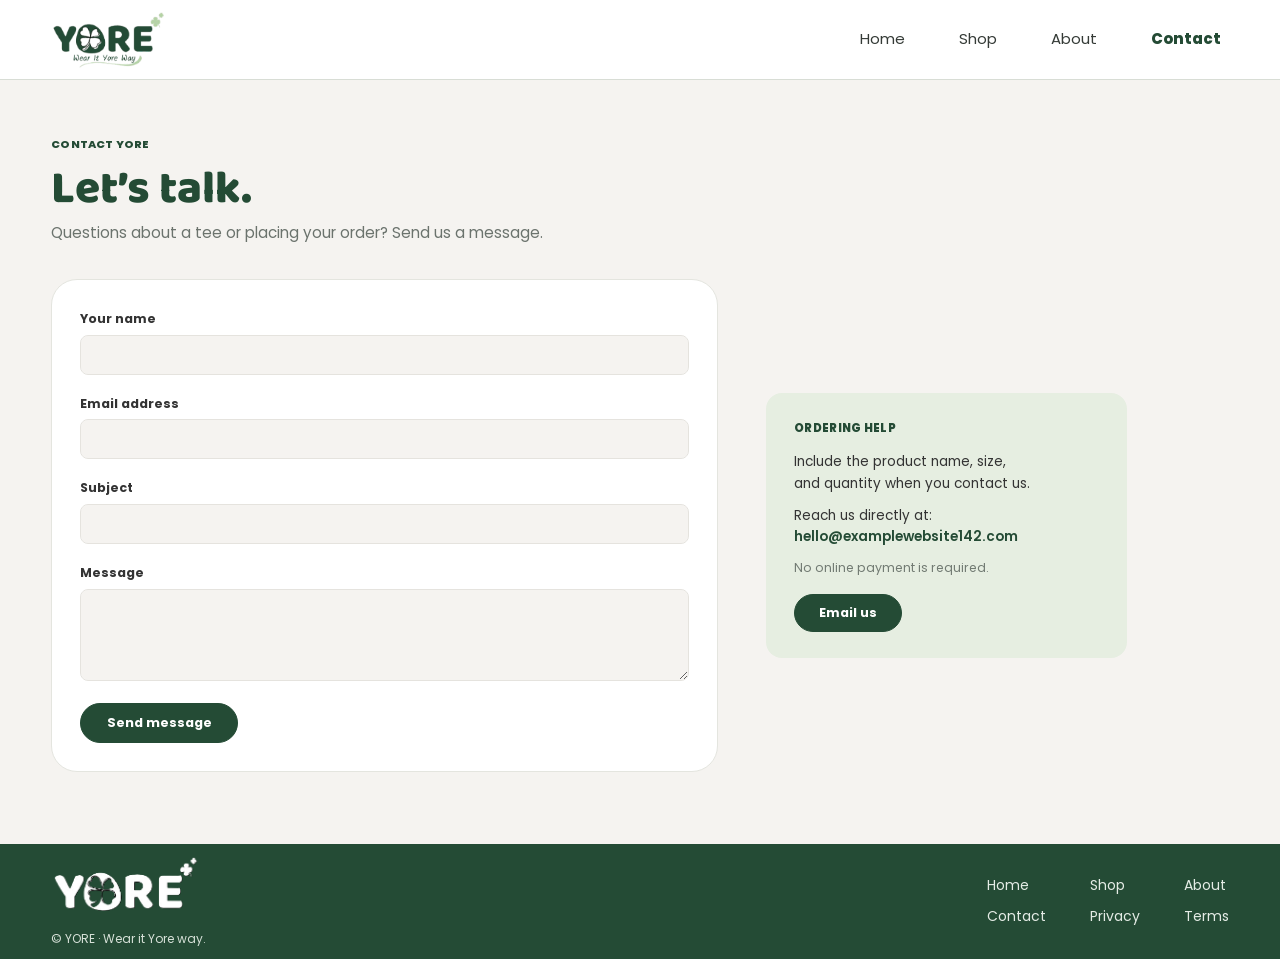
<file: Contact/contact.html>
<!DOCTYPE html>
<html lang="en">
<head>
  <meta charset="UTF-8">
  <meta name="viewport" content="width=device-width, initial-scale=1">
  <meta name="description" content="Contact YORE with questions about a tee or placing your order.">
  <title>YORE | Contact</title>

  <link href="https://cdn.jsdelivr.net/npm/bootstrap@5.3.3/dist/css/bootstrap.min.css" rel="stylesheet">

  <link rel="preconnect" href="https://fonts.googleapis.com">
  <link rel="preconnect" href="https://fonts.gstatic.com" crossorigin>
  <link href="https://fonts.googleapis.com/css2?family=Baloo+2:wght@400;500;600;700;800&family=Poppins:wght@400;500;600;700;800&family=Kalam:wght@300;400;700&display=swap" rel="stylesheet">

  <link rel="stylesheet" href="contact.css">
</head>
<body>

  <header class="site-header sticky-top">
    <nav class="navbar navbar-expand-md" aria-label="Main navigation">
      <div class="container">
        <a class="navbar-brand" href="../index.html" aria-label="YORE home">
          <img src="images/yore-logo.png" alt="YORE - Wear It Yore Way">
        </a>

        <button class="navbar-toggler" type="button"
                data-bs-toggle="offcanvas" data-bs-target="#mainNav"
                aria-controls="mainNav" aria-label="Open navigation menu">
          <span class="navbar-toggler-icon"></span>
        </button>

        <div class="offcanvas offcanvas-end" tabindex="-1" id="mainNav" aria-label="Site menu">
          <div class="offcanvas-header">
            <a class="navbar-brand" href="../index.html" aria-label="YORE home">
              <img src="images/yore-logo.png" alt="YORE - Wear It Your Way">
            </a>
            <button type="button" class="btn-close" data-bs-dismiss="offcanvas"
                    aria-label="Close navigation menu"></button>
          </div>

          <div class="offcanvas-body">
            <ul class="navbar-nav ms-md-auto">
              <li class="nav-item"><a class="nav-link" href="../index.html">Home</a></li>
              <li class="nav-item"><a class="nav-link" href="../dont-be-late/dont-be-late-tee.html">Shop</a></li>
              <li class="nav-item"><a class="nav-link" href="../index.html#about">About</a></li>
              <li class="nav-item"><a class="nav-link active" aria-current="page" href="../Contact/contact.html">Contact</a></li>
            </ul>
            <p class="drawer-tagline d-md-none">WEAR IT YORE WAY</p>
          </div>
        </div>
      </div>
    </nav>
  </header>

  <main>
    <div class="contact-page container">

      <header class="contact-intro">
        <p class="contact-eyebrow">CONTACT YORE</p>
        <h1 class="contact-title">Let’s talk.</h1>
        <p class="contact-subtitle">Questions about a tee or placing your order? Send us a message.</p>
      </header>

      <div class="row g-4 g-xl-5 align-items-center">

        <!-- Contact form -->
        <div class="col-lg-7">
          <div class="contact-card">
            <form id="contactForm" novalidate>
              <div class="mb-3">
                <label for="fullName" class="form-label">Your name</label>
                <input type="text" class="form-control" id="fullName" name="fullName"
                       autocomplete="name" required>
                <div class="invalid-feedback">Please enter your name.</div>
              </div>

              <div class="mb-3">
                <label for="email" class="form-label">Email address</label>
                <input type="email" class="form-control" id="email" name="email"
                       autocomplete="email" required>
                <div class="invalid-feedback">Please enter a valid email address.</div>
              </div>

              <div class="mb-3">
                <label for="subject" class="form-label">Subject</label>
                <input type="text" class="form-control" id="subject" name="subject" required>
                <div class="invalid-feedback">Please add a subject.</div>
              </div>

              <div class="mb-3">
                <label for="message" class="form-label">Message</label>
                <textarea class="form-control" id="message" name="message" rows="3" required></textarea>
                <div class="invalid-feedback">Please write a message.</div>
              </div>

              <button type="submit" class="btn btn-yore btn-yore-dark rounded-pill">Send message</button>
            </form>
          </div>
        </div>

        <div class="col-lg-5 col-xl-4">
          <aside class="help-panel" aria-labelledby="help-title">
            <p class="help-eyebrow" id="help-title">ORDERING HELP</p>
            <p>Include the product name, size,<br>and quantity when you contact us.</p>
            <p>Reach us directly at:
              <a class="help-email" href="mailto:hello@examplewebsite142.com">hello@examplewebsite142.com</a>
            </p>
            <p class="help-note">No online payment is required.</p>
            <a class="btn btn-yore btn-yore-dark rounded-pill" id="helpEmailButton"
               href="mailto:hello@examplewebsite142.com?subject=Order%20Inquiry%20-%20YORE&body=Hello%20YORE%2C%0A%0AProduct%3A%20%0ASize%3A%20%0AQuantity%3A%20%0A%0AThank%20you!">Email us</a>
          </aside>
        </div>

      </div>
    </div>
  </main>

  <div class="modal fade" id="sentModal" tabindex="-1"
       aria-labelledby="sentModalTitle" aria-hidden="true">
    <div class="modal-dialog modal-dialog-centered">
      <div class="modal-content contact-modal">
        <div class="modal-header">
          <h2 class="modal-title" id="sentModalTitle">Message ready ☘</h2>
          <button type="button" class="btn-close" data-bs-dismiss="modal" aria-label="Close"></button>
        </div>
        <div class="modal-body">
          <p id="sentModalText">Your message is ready. Click the button below to open your email app, then press Send to submit your message.</p>
        </div>
        <div class="modal-footer">
          <a class="btn btn-yore btn-yore-outline rounded-pill" id="reopenEmail" href="#">Open email app</a>
          <button type="button" class="btn btn-yore btn-yore-dark rounded-pill" data-bs-dismiss="modal">Done</button>
        </div>
      </div>
    </div>
  </div>

  <footer class="site-footer">
    <div class="container footer-inner">
      <div class="footer-brand">
        <a class="footer-logo" href="../index.html" aria-label="YORE home">
          <img src="images/yore-logo-white.png" alt="YORE - Wear It Your Way">
        </a>
        <small>© YORE · Wear it Yore way.</small>
      </div>

      <nav aria-label="Footer navigation">
        <ul class="footer-links list-unstyled mb-0">
          <li><a href="../index.html">Home</a></li>
          <li><a href="../dont-be-late/dont-be-late-tee.html">Shop</a></li>
          <li><a href="../index.html#about">About</a></li>
          <li><a href="../Contact/contact.html">Contact</a></li>
          <li><a href="../Privacy%20Policy/privacy-policy.html">Privacy</a></li>
          <li><a href="../Privacy%20Policy/privacy-policy.html">Terms</a></li>
        </ul>
      </nav>
    </div>
  </footer>

  <script src="https://cdn.jsdelivr.net/npm/bootstrap@5.3.3/dist/js/bootstrap.bundle.min.js"></script>
  <script src="script.js"></script>
</body>
</html>
</file>
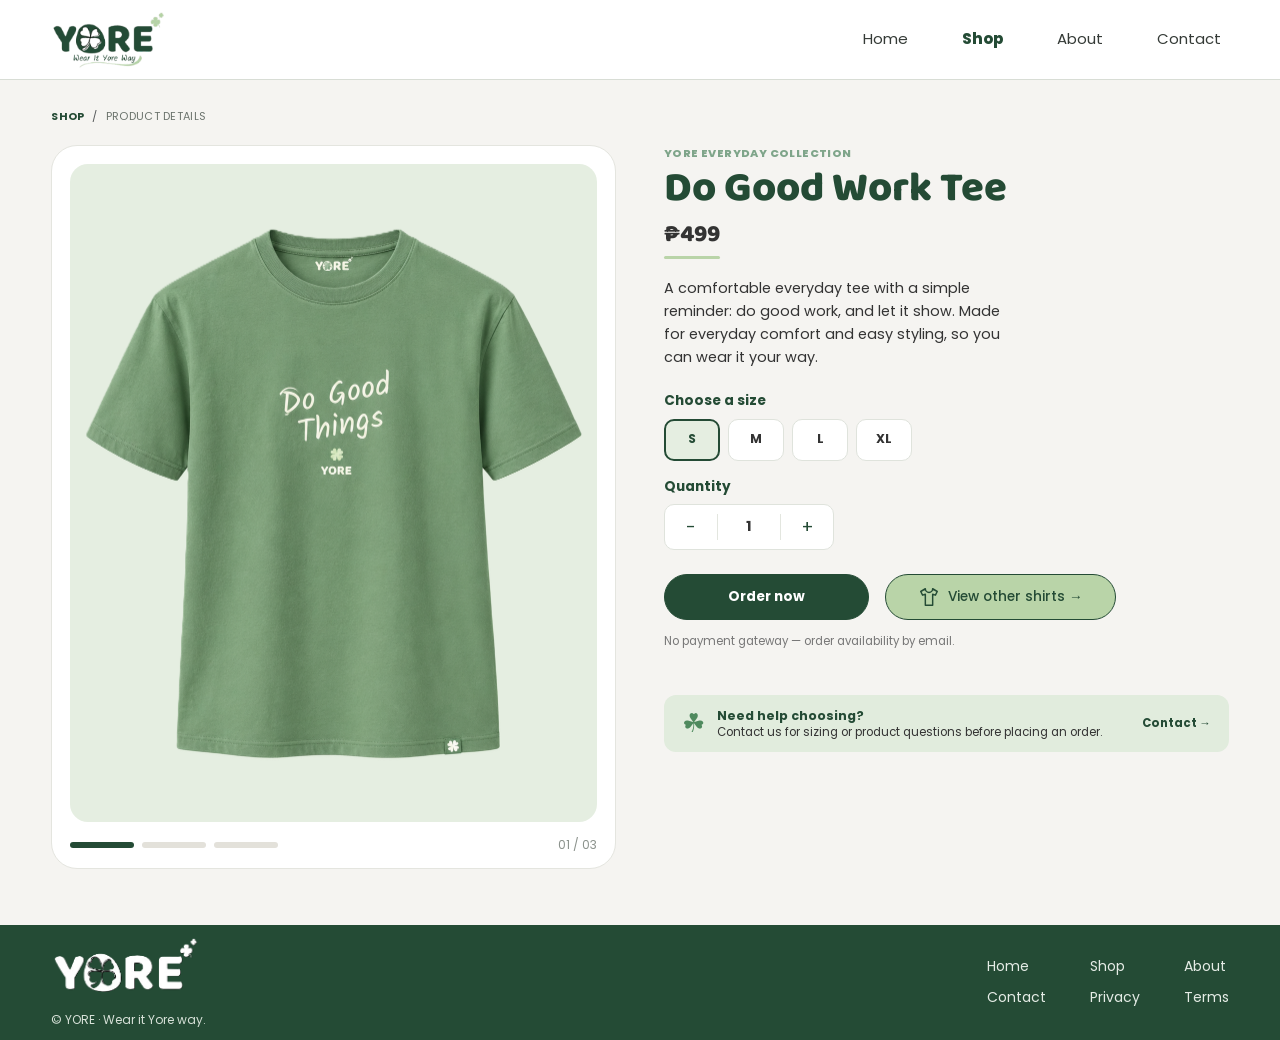
<file: do-good-work/do-good-work.html>
<!DOCTYPE html>
<html lang="en">
<head>
  <meta charset="UTF-8">
  <meta name="viewport" content="width=device-width, initial-scale=1">
  <meta name="description" content="Shop the Do Good Work Tee from YORE.">
  <title>YORE | Do Good Work Tee</title>

  <link href="https://cdn.jsdelivr.net/npm/bootstrap@5.3.3/dist/css/bootstrap.min.css" rel="stylesheet">

  <link rel="preconnect" href="https://fonts.googleapis.com">
  <link rel="preconnect" href="https://fonts.gstatic.com" crossorigin>
  <link href="https://fonts.googleapis.com/css2?family=Baloo+2:wght@400;500;600;700;800&family=Poppins:wght@400;500;600;700;800&family=Kalam:wght@300;400;700&display=swap" rel="stylesheet">

  <link rel="stylesheet" href="style.css">
</head>
<body>

  <header class="site-header sticky-top">
    <nav class="navbar navbar-expand-md" aria-label="Main navigation">
      <div class="container">
        <a class="navbar-brand" href="../index.html" aria-label="YORE home">
          <img src="images/yore-logo.png" alt="YORE - Wear It Yore Way">
        </a>

        <button class="navbar-toggler" type="button"
                data-bs-toggle="offcanvas" data-bs-target="#mainNav"
                aria-controls="mainNav" aria-label="Open navigation menu">
          <span class="navbar-toggler-icon"></span>
        </button>

        <div class="offcanvas offcanvas-end" tabindex="-1" id="mainNav" aria-label="Site menu">
          <div class="offcanvas-header">
            <a class="navbar-brand" href="../index.html" aria-label="YORE home">
              <img src="images/yore-logo.png" alt="YORE - Wear It Your Way">
            </a>
            <button type="button" class="btn-close" data-bs-dismiss="offcanvas"
                    aria-label="Close navigation menu"></button>
          </div>

          <div class="offcanvas-body">
            <ul class="navbar-nav ms-md-auto">
              <li class="nav-item"><a class="nav-link" href="../index.html">Home</a></li>
              <li class="nav-item"><a class="nav-link active" aria-current="page" href="../dont-be-late/dont-be-late-tee.html">Shop</a></li>
              <li class="nav-item"><a class="nav-link" href="../index.html#about">About</a></li>
              <li class="nav-item"><a class="nav-link" href="../Contact/contact.html">Contact</a></li>
            </ul>
            <p class="drawer-tagline d-md-none">WEAR IT YORE WAY</p>
          </div>
        </div>
      </div>
    </nav>
  </header>

  <main id="product"
        data-name="Do Good Work Tee"
        data-price="499"
        data-color="Green"
        data-fit="Regular">
    <div class="product-page container">

      <nav aria-label="Breadcrumb">
        <ol class="breadcrumb">
          <li class="breadcrumb-item"><a href="../index.html#shop">Shop</a></li>
          <li class="breadcrumb-item active" aria-current="page">Product details</li>
        </ol>
      </nav>

      <section class="row g-4 g-lg-5 align-items-start" aria-labelledby="product-name">

        <div class="col-lg-6">
          <div class="gallery-card">
            <div class="main-image-panel">
              <img id="mainProductImage" src="images/do-good-work-tee.png"
                   alt="Front view of the green Do Good Work Tee">
            </div>

            <div class="gallery-footer">
              <div class="thumbnail-list" aria-label="Product images">
                <button class="thumbnail-button active" type="button"
                        data-image="images/do-good-work-tee.png"
                        data-alt="Front view of the green Do Good Work Tee"
                        aria-label="Show image 1: front view" aria-pressed="true"></button>
                <button class="thumbnail-button" type="button"
                        data-image="images/close-up.png"
                        data-alt="Close-up of the Do Good Work Tee design"
                        aria-label="Show image 2: design close-up" aria-pressed="false"></button>
                <button class="thumbnail-button" type="button"
                        data-image="images/close-up-detailed.png"
                        data-alt="Close-up detail of the green T-shirt"
                        aria-label="Show image 3: shirt detail" aria-pressed="false"></button>
              </div>
              <p class="image-counter" id="imageCounter" aria-live="polite">01 / 03</p>
            </div>
          </div>
        </div>

        <div class="col-lg-6">
          <div class="product-info-panel">
            <p class="eyebrow">YORE EVERYDAY COLLECTION</p>
            <h1 class="product-title" id="product-name">Do Good Work Tee</h1>
            <p class="product-price">₱499</p>

            <p class="product-summary">
              A comfortable everyday tee with a simple reminder: do good
              work, and let it show. Made for everyday comfort and easy
              styling, so you can wear it your way.
            </p>

            <fieldset class="field-group">
              <legend class="field-label">Choose a size</legend>
              <div class="d-flex flex-wrap gap-2">
                <label class="size-choice"><input type="radio" name="size" value="S" checked><span>S</span></label>
                <label class="size-choice"><input type="radio" name="size" value="M"><span>M</span></label>
                <label class="size-choice"><input type="radio" name="size" value="L"><span>L</span></label>
                <label class="size-choice"><input type="radio" name="size" value="XL"><span>XL</span></label>
              </div>
            </fieldset>

            <div class="field-group">
              <label class="field-label" for="quantityOutput">Quantity</label>
              <div class="quantity">
                <button type="button" id="decreaseQuantity" aria-label="Decrease quantity">−</button>
                <output id="quantityOutput" aria-live="polite">1</output>
                <button type="button" id="increaseQuantity" aria-label="Increase quantity">+</button>
              </div>
            </div>

            <div class="product-actions d-flex flex-wrap gap-3">
              <button type="button" class="btn btn-yore btn-yore-dark rounded-pill" id="orderButton">Order now</button>
              <button type="button" class="btn btn-yore btn-yore-light rounded-pill"
                      data-bs-toggle="modal" data-bs-target="#otherShirtsModal">
                <svg class="btn-icon" aria-hidden="true" width="22" height="22" viewBox="0 0 24 24"
                     fill="none" stroke="currentColor" stroke-width="1.6" stroke-linejoin="round">
                  <path d="M8 3 3 6l2 4 3-1v12h8V9l3 1 2-4-5-3a4 4 0 0 1-8 0Z"/>
                </svg>
                View other shirts →
              </button>
            </div>

            <p class="product-note">No payment gateway — order availability by email.</p>
            <p id="orderMessage" class="order-feedback" role="status" aria-live="polite"></p>

            <aside class="help-bar" aria-label="Sizing help">
              <span class="help-icon" aria-hidden="true">☘</span>
              <div class="help-text">
                <strong>Need help choosing?</strong>
                <span>Contact us for sizing or product questions before placing an order.</span>
              </div>
              <a class="help-link" href="mailto:hello@examplewebsite142.com">Contact<span class="visually-hidden"> us by email about sizing</span> →</a>
            </aside>
          </div>
        </div>
      </section>
    </div>
  </main>

  <div class="modal fade" id="otherShirtsModal" tabindex="-1"
       aria-labelledby="otherShirtsTitle" aria-hidden="true">
    <div class="modal-dialog modal-dialog-centered">
      <div class="modal-content shirts-modal">
        <div class="modal-header">
          <h2 class="modal-title" id="otherShirtsTitle">More from YORE</h2>
          <button type="button" class="btn-close" data-bs-dismiss="modal"
                  aria-label="Close"></button>
        </div>

        <div class="modal-body">
          <a class="shirt-option" href="../dont-be-late/dont-be-late-tee.html">
            <span class="shirt-thumb"><img src="images/dont-be-late-tee.png" alt=""></span>
            <span class="shirt-meta">
              <strong>Don't Be Late Tee</strong>
              <small>₱499</small>
            </span>
            <span class="shirt-arrow" aria-hidden="true">→</span>
          </a>

          <a class="shirt-option" href="../everyday-comfort/everyday-comfort.html">
            <span class="shirt-thumb"><img src="images/comfort-tee.png" alt=""></span>
            <span class="shirt-meta">
              <strong>Everyday Comfort Tee</strong>
              <small>₱499</small>
            </span>
            <span class="shirt-arrow" aria-hidden="true">→</span>
          </a>
        </div>
      </div>
    </div>
  </div>

  <footer class="site-footer">
    <div class="container footer-inner">
      <div class="footer-brand">
        <a class="footer-logo" href="../index.html" aria-label="YORE home">
          <img src="images/yore-logo-white.png" alt="YORE - Wear It Your Way">
        </a>
        <small>© YORE · Wear it Yore way.</small>
      </div>

      <nav aria-label="Footer navigation">
        <ul class="footer-links list-unstyled mb-0">
          <li><a href="../index.html">Home</a></li>
          <li><a href="../dont-be-late/dont-be-late-tee.html">Shop</a></li>
          <li><a href="../Privacy%20Policy/privacy-policy.html#privacy">About</a></li>
          <li><a href="../Contact/contact.html">Contact</a></li>
          <li><a href="../Privacy%20Policy/privacy-policy.html#privacy">Privacy</a></li>
          <li><a href="../Privacy%20Policy/privacy-policy.html#terms">Terms</a></li>
        </ul>
      </nav>
    </div>
  </footer>

  <script src="https://cdn.jsdelivr.net/npm/bootstrap@5.3.3/dist/js/bootstrap.bundle.min.js"></script>

  <script>
    const mainNav = document.getElementById("mainNav");

    mainNav.querySelectorAll("a").forEach((link) => {
      link.addEventListener("click", () => {
        const drawer = bootstrap.Offcanvas.getInstance(mainNav);
        if (drawer) {
          drawer.hide();
        }
      });
    });

    const mainImage = document.getElementById("mainProductImage");
    const thumbnails = document.querySelectorAll(".thumbnail-button");
    const imageCounter = document.getElementById("imageCounter");

    function changeProductImage(button) {
      mainImage.src = button.dataset.image;
      mainImage.alt = button.dataset.alt;

      thumbnails.forEach((thumbnail) => {
        thumbnail.classList.remove("active");
        thumbnail.setAttribute("aria-pressed", "false");
      });

      button.classList.add("active");
      button.setAttribute("aria-pressed", "true");

      const position = Array.from(thumbnails).indexOf(button) + 1;
      imageCounter.textContent = `0${position} / 0${thumbnails.length}`;
    }

    thumbnails.forEach((button) => {
      button.addEventListener("click", () => changeProductImage(button));
    });

    let quantity = 1;

    const quantityOutput = document.getElementById("quantityOutput");
    const decreaseButton = document.getElementById("decreaseQuantity");
    const increaseButton = document.getElementById("increaseQuantity");

    function updateQuantity() {
      quantityOutput.textContent = quantity;
    }

    decreaseButton.addEventListener("click", () => {
      if (quantity > 1) {
        quantity -= 1;
        updateQuantity();
      }
    });

    increaseButton.addEventListener("click", () => {
      if (quantity < 99) {
        quantity += 1;
        updateQuantity();
      }
    });

    const productData = document.getElementById("product").dataset;
    const orderButton = document.getElementById("orderButton");
    const orderMessage = document.getElementById("orderMessage");

    function showOrderError(message) {
      orderMessage.textContent = message;
      orderMessage.style.color = "#a12626";
    }

    function createOrderEmail(selectedSize) {
      const productName = productData.name;
      const unitPrice = Number(productData.price);
      const totalPrice = unitPrice * quantity;

      const subject = `Order Request - ${productName}`;

      const body = [
        "Hello YORE,",
        "",
        "I would like to place an order with the following details:",
        "",
        `Product: ${productName}`,
        `Color: ${productData.color}`,
        `Fit: ${productData.fit}`,
        `Size: ${selectedSize}`,
        `Quantity: ${quantity}`,
        `Unit Price: PHP ${unitPrice}`,
        `Estimated Total: PHP ${totalPrice}`,
        "",
        "Please let me know the next steps. Thank you!"
      ].join("\n");

      const recipient = "orders@examplewebsite142.com";

      return (
        `mailto:${recipient}` +
        `?subject=${encodeURIComponent(subject)}` +
        `&body=${encodeURIComponent(body)}`
      );
    }

    function handleOrder() {
      const selectedSize = document.querySelector('input[name="size"]:checked');

      if (!selectedSize) {
        showOrderError("Please choose a size before placing your order.");
        document.querySelector('input[name="size"]').focus();
        return;
      }

      orderMessage.textContent = "";
      orderMessage.style.color = "";

      window.location.href = createOrderEmail(selectedSize.value);
    }

    orderButton.addEventListener("click", handleOrder);
  </script>
</body>
</html>
</file>
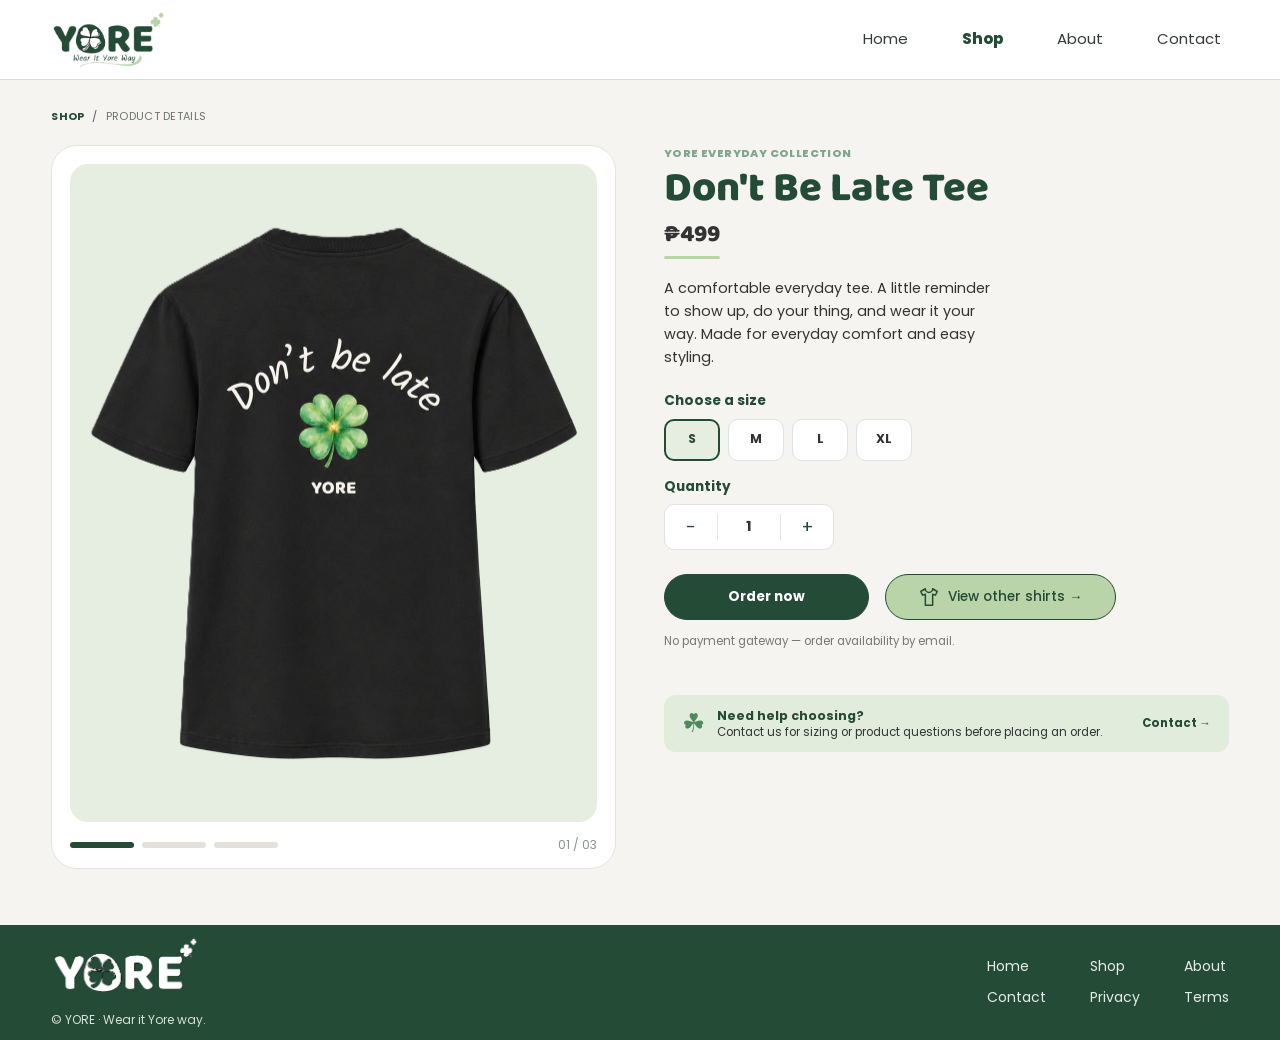
<file: dont-be-late/dont-be-late-tee.html>
<!DOCTYPE html>
<html lang="en">
<head>
  <meta charset="UTF-8">
  <meta name="viewport" content="width=device-width, initial-scale=1">
  <meta name="description" content="Shop the Don't Be Late Tee from YORE.">
  <title>YORE | Don't Be Late Tee</title>

  <link href="https://cdn.jsdelivr.net/npm/bootstrap@5.3.3/dist/css/bootstrap.min.css" rel="stylesheet">

  <link rel="preconnect" href="https://fonts.googleapis.com">
  <link rel="preconnect" href="https://fonts.gstatic.com" crossorigin>
  <link href="https://fonts.googleapis.com/css2?family=Baloo+2:wght@400;500;600;700;800&family=Poppins:wght@400;500;600;700;800&family=Kalam:wght@300;400;700&display=swap" rel="stylesheet">

  <link rel="stylesheet" href="style.css">
</head>
<body>

  <header class="site-header sticky-top">
    <nav class="navbar navbar-expand-md" aria-label="Main navigation">
      <div class="container">
        <a class="navbar-brand" href="../index.html" aria-label="YORE home">
          <img src="images/yore-logo.png" alt="YORE - Wear It Yore Way">
        </a>

        <button class="navbar-toggler" type="button"
                data-bs-toggle="offcanvas" data-bs-target="#mainNav"
                aria-controls="mainNav" aria-label="Open navigation menu">
          <span class="navbar-toggler-icon"></span>
        </button>

        <div class="offcanvas offcanvas-end" tabindex="-1" id="mainNav" aria-label="Site menu">
          <div class="offcanvas-header">
            <a class="navbar-brand" href="../index.html" aria-label="YORE home">
              <img src="images/yore-logo.png" alt="YORE - Wear It Your Way">
            </a>
            <button type="button" class="btn-close" data-bs-dismiss="offcanvas"
                    aria-label="Close navigation menu"></button>
          </div>

          <div class="offcanvas-body">
          <ul class="navbar-nav ms-md-auto">
            <li class="nav-item"><a class="nav-link" href="../index.html">Home</a></li>
            <li class="nav-item"><a class="nav-link active" aria-current="page" href="dont-be-late-tee.html">Shop</a></li>
            <li class="nav-item"><a class="nav-link" href="../index.html#about">About</a></li>
            <li class="nav-item"><a class="nav-link" href="../Contact/contact.html">Contact</a></li>
          </ul>
            <p class="drawer-tagline d-md-none">WEAR IT YORE WAY</p>
          </div>
        </div>
      </div>
    </nav>
  </header>

  <main id="product"
        data-name="Don't Be Late Tee"
        data-price="499"
        data-color="Black"
        data-fit="Regular">
    <div class="product-page container">

      <nav aria-label="Breadcrumb">
        <ol class="breadcrumb">
          <li class="breadcrumb-item"><a href="../index.html#shop">Shop</a></li>
          <li class="breadcrumb-item active" aria-current="page">Product details</li>
        </ol>
      </nav>

      <section class="row g-4 g-lg-5 align-items-start" aria-labelledby="product-name">

        <div class="col-lg-6">
          <div class="gallery-card">
            <div class="main-image-panel">
              <img id="mainProductImage" src="images/dont-be-late-tee.png"
                   alt="Front view of the black Don't Be Late Tee">
            </div>

            <div class="gallery-footer">
              <div class="thumbnail-list" aria-label="Product images">
                <button class="thumbnail-button active" type="button"
                        data-image="images/dont-be-late-tee.png"
                        data-alt="Front view of the black Don't Be Late Tee"
                        aria-label="Show image 1: front view" aria-pressed="true"></button>
                <button class="thumbnail-button" type="button"
                        data-image="images/close-up.png"
                        data-alt="Close-up of the white lettering and green clover graphic"
                        aria-label="Show image 2: design close-up" aria-pressed="false"></button>
                <button class="thumbnail-button" type="button"
                        data-image="images/close-up-detailed.png"
                        data-alt="Close-up detail of the black T-shirt"
                        aria-label="Show image 3: shirt detail" aria-pressed="false"></button>
              </div>
              <p class="image-counter" id="imageCounter" aria-live="polite">01 / 03</p>
            </div>
          </div>
        </div>

        <div class="col-lg-6">
          <div class="product-info-panel">
            <p class="eyebrow">YORE EVERYDAY COLLECTION</p>
            <h1 class="product-title" id="product-name">Don't Be Late Tee</h1>
            <p class="product-price">₱499</p>

            <p class="product-summary">
              A comfortable everyday tee. A little reminder to show up,
              do your thing, and wear it your way. Made for everyday
              comfort and easy styling.
            </p>

            <fieldset class="field-group">
              <legend class="field-label">Choose a size</legend>
              <div class="d-flex flex-wrap gap-2">
                <label class="size-choice"><input type="radio" name="size" value="S" checked><span>S</span></label>
                <label class="size-choice"><input type="radio" name="size" value="M"><span>M</span></label>
                <label class="size-choice"><input type="radio" name="size" value="L"><span>L</span></label>
                <label class="size-choice"><input type="radio" name="size" value="XL"><span>XL</span></label>
              </div>
            </fieldset>

            <div class="field-group">
              <label class="field-label" for="quantityOutput">Quantity</label>
              <div class="quantity">
                <button type="button" id="decreaseQuantity" aria-label="Decrease quantity">−</button>
                <output id="quantityOutput" aria-live="polite">1</output>
                <button type="button" id="increaseQuantity" aria-label="Increase quantity">+</button>
              </div>
            </div>

            <div class="product-actions d-flex flex-wrap gap-3">
              <button type="button" class="btn btn-yore btn-yore-dark rounded-pill" id="orderButton">Order now</button>
              <button type="button" class="btn btn-yore btn-yore-light rounded-pill"
                      data-bs-toggle="modal" data-bs-target="#otherShirtsModal">
              <svg class="btn-icon" aria-hidden="true" width="22" height="22" viewBox="0 0 24 24"
                    fill="none" stroke="currentColor" stroke-width="1.6" stroke-linejoin="round">
                <path d="M8 3 3 6l2 4 3-1v12h8V9l3 1 2-4-5-3a4 4 0 0 1-8 0Z"/>
              </svg>
              View other shirts →
              </button>
            </div>

            <p class="product-note">No payment gateway — order availability by email.</p>
            <p id="orderMessage" class="order-feedback" role="status" aria-live="polite"></p>

            <aside class="help-bar" aria-label="Sizing help">
              <span class="help-icon" aria-hidden="true">☘</span>
              <div class="help-text">
                <strong>Need help choosing?</strong>
                <span>Contact us for sizing or product questions before placing an order.</span>
              </div>
              <a class="help-link" href="mailto:hello@examplewebsite142.com">Contact<span class="visually-hidden"> us by email about sizing</span> →</a>
            </aside>
          </div>
        </div>
      </section>
    </div>
  </main>

  <div class="modal fade" id="otherShirtsModal" tabindex="-1"
     aria-labelledby="otherShirtsTitle" aria-hidden="true">
  <div class="modal-dialog modal-dialog-centered">
    <div class="modal-content shirts-modal">
      <div class="modal-header">
        <h2 class="modal-title" id="otherShirtsTitle">More from YORE</h2>
        <button type="button" class="btn-close" data-bs-dismiss="modal"
                aria-label="Close"></button>
      </div>

      <div class="modal-body">
        <a class="shirt-option" href="../everyday-comfort/everyday-comfort.html">
          <span class="shirt-thumb"><img src="images/comfort-tee.png" alt=""></span>
          <span class="shirt-meta">
            <strong>Everyday Comfort Tee</strong>
            <small>₱499</small>
          </span>
          <span class="shirt-arrow" aria-hidden="true">→</span>
        </a>

        <a class="shirt-option" href="../do-good-work/do-good-work.html">
          <span class="shirt-thumb"><img src="images/do-good-work-tee.png" alt=""></span>
          <span class="shirt-meta">
            <strong>Do Good Work Tee</strong>
            <small>₱499</small>
          </span>
          <span class="shirt-arrow" aria-hidden="true">→</span>
        </a>
      </div>
    </div>
  </div>
</div>

  <footer class="site-footer">
    <div class="container footer-inner">
      <div class="footer-brand">
        <a class="footer-logo" href="../index.html" aria-label="YORE home">
          <img src="images/yore-logo-white.png" alt="YORE - Wear It Your Way">
        </a>
        <small>© YORE · Wear it Yore way.</small>
      </div>

      <nav aria-label="Footer navigation">
        <ul class="footer-links list-unstyled mb-0">
          <li><a href="../index.html">Home</a></li>
          <li><a href="dont-be-late-tee.html">Shop</a></li>
          <li><a href="../Privacy%20Policy/privacy-policy.html#privacy">About</a></li>
          <li><a href="../Contact/contact.html">Contact</a></li>
          <li><a href="../Privacy%20Policy/privacy-policy.html#privacy">Privacy</a></li>
          <li><a href="../Privacy%20Policy/privacy-policy.html#terms">Terms</a></li>
        </ul>
      </nav>
    </div>
  </footer>

  <script src="https://cdn.jsdelivr.net/npm/bootstrap@5.3.3/dist/js/bootstrap.bundle.min.js"></script>

  <script>
    const mainNav = document.getElementById("mainNav");

    mainNav.querySelectorAll("a").forEach((link) => {
      link.addEventListener("click", () => {
        const drawer = bootstrap.Offcanvas.getInstance(mainNav);
        if (drawer) {
          drawer.hide();
        }
      });
    });

    const mainImage = document.getElementById("mainProductImage");
    const thumbnails = document.querySelectorAll(".thumbnail-button");
    const imageCounter = document.getElementById("imageCounter");

    function changeProductImage(button) {
      mainImage.src = button.dataset.image;
      mainImage.alt = button.dataset.alt;

      thumbnails.forEach((thumbnail) => {
        thumbnail.classList.remove("active");
        thumbnail.setAttribute("aria-pressed", "false");
      });

      button.classList.add("active");
      button.setAttribute("aria-pressed", "true");

      const position = Array.from(thumbnails).indexOf(button) + 1;
      imageCounter.textContent = `0${position} / 0${thumbnails.length}`;
    }

    thumbnails.forEach((button) => {
      button.addEventListener("click", () => changeProductImage(button));
    });

    let quantity = 1;

    const quantityOutput = document.getElementById("quantityOutput");
    const decreaseButton = document.getElementById("decreaseQuantity");
    const increaseButton = document.getElementById("increaseQuantity");

    function updateQuantity() {
      quantityOutput.textContent = quantity;
    }

    decreaseButton.addEventListener("click", () => {
      if (quantity > 1) {
        quantity -= 1;
        updateQuantity();
      }
    });

    increaseButton.addEventListener("click", () => {
      if (quantity < 99) {
        quantity += 1;
        updateQuantity();
      }
    });

    const productData = document.getElementById("product").dataset;
    const orderButton = document.getElementById("orderButton");
    const orderMessage = document.getElementById("orderMessage");

    function showOrderError(message) {
      orderMessage.textContent = message;
      orderMessage.style.color = "#a12626";
    }

    function createOrderEmail(selectedSize) {
      const productName = productData.name;
      const unitPrice = Number(productData.price);
      const totalPrice = unitPrice * quantity;

      const subject = `Order Request - ${productName}`;

      const body = [
        "Hello YORE,",
        "",
        "I would like to place an order with the following details:",
        "",
        `Product: ${productName}`,
        `Color: ${productData.color}`,
        `Fit: ${productData.fit}`,
        `Size: ${selectedSize}`,
        `Quantity: ${quantity}`,
        `Unit Price: PHP ${unitPrice}`,
        `Estimated Total: PHP ${totalPrice}`,
        "",
        "Please let me know the next steps. Thank you!"
      ].join("\n");

      const recipient = "orders@examplewebsite142.com";

      return (
        `mailto:${recipient}` +
        `?subject=${encodeURIComponent(subject)}` +
        `&body=${encodeURIComponent(body)}`
      );
    }

    function handleOrder() {
      const selectedSize = document.querySelector('input[name="size"]:checked');

      if (!selectedSize) {
        showOrderError("Please choose a size before placing your order.");
        document.querySelector('input[name="size"]').focus();
        return;
      }

      orderMessage.textContent = "";
      orderMessage.style.color = "";

      window.location.href = createOrderEmail(selectedSize.value);
    }

    orderButton.addEventListener("click", handleOrder);
  </script>
</body>
</html>
</file>
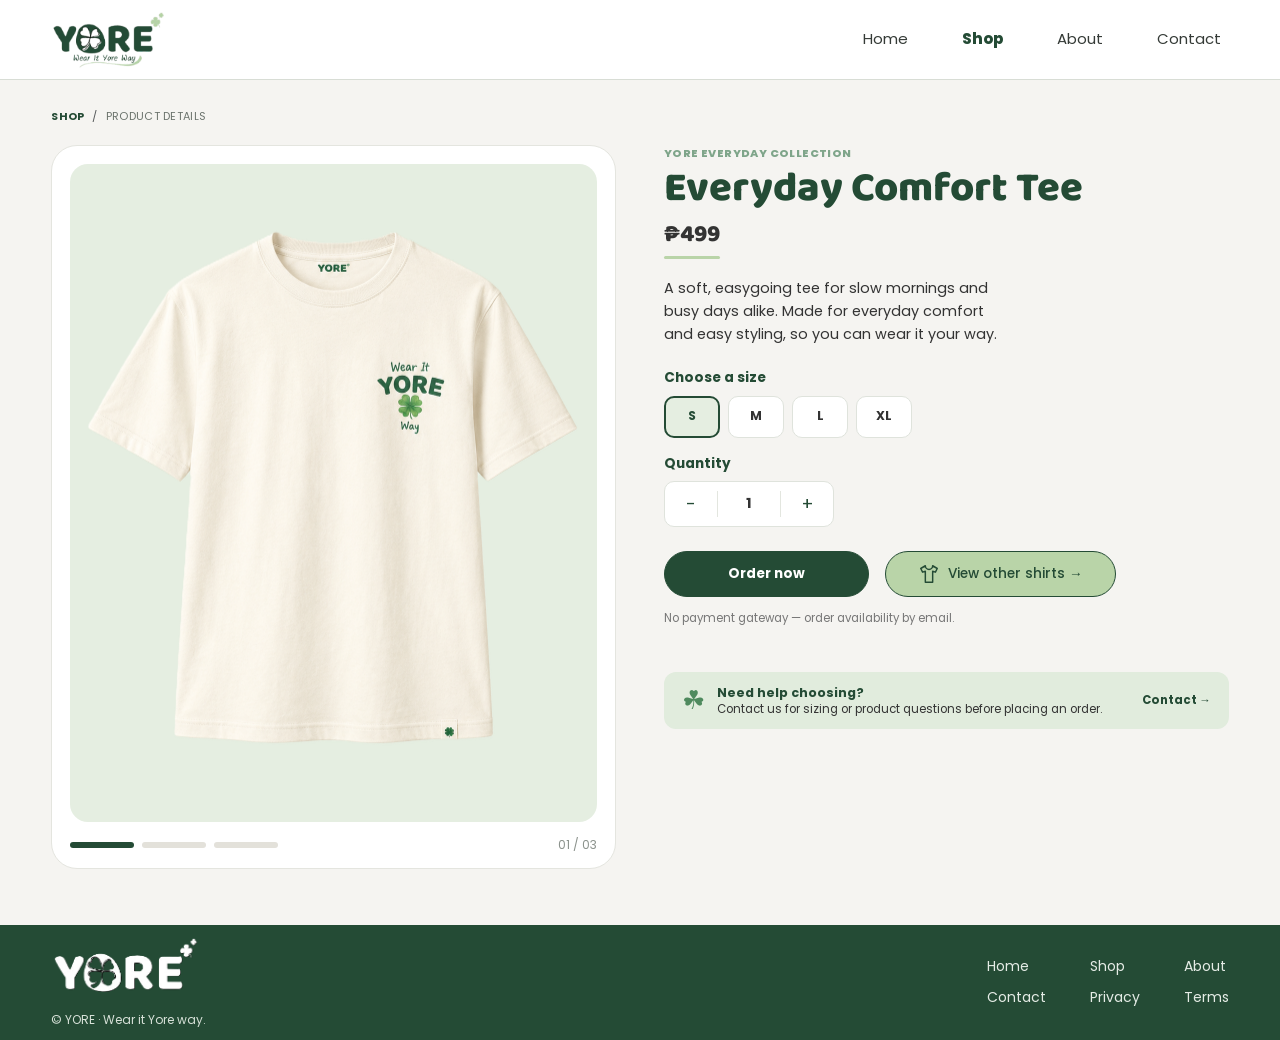
<file: everyday-comfort/everyday-comfort.html>
<!DOCTYPE html>
<html lang="en">
<head>
  <meta charset="UTF-8">
  <meta name="viewport" content="width=device-width, initial-scale=1">
  <meta name="description" content="Shop the Everyday Comfort Tee from YORE.">
  <title>YORE | Everyday Comfort Tee</title>

  <link href="https://cdn.jsdelivr.net/npm/bootstrap@5.3.3/dist/css/bootstrap.min.css" rel="stylesheet">

  <link rel="preconnect" href="https://fonts.googleapis.com">
  <link rel="preconnect" href="https://fonts.gstatic.com" crossorigin>
  <link href="https://fonts.googleapis.com/css2?family=Baloo+2:wght@400;500;600;700;800&family=Poppins:wght@400;500;600;700;800&family=Kalam:wght@300;400;700&display=swap" rel="stylesheet">

  <link rel="stylesheet" href="style.css">
</head>
<body>

  <header class="site-header sticky-top">
    <nav class="navbar navbar-expand-md" aria-label="Main navigation">
      <div class="container">
        <a class="navbar-brand" href="../index.html" aria-label="YORE home">
          <img src="images/yore-logo.png" alt="YORE - Wear It Yore Way">
        </a>

        <button class="navbar-toggler" type="button"
                data-bs-toggle="offcanvas" data-bs-target="#mainNav"
                aria-controls="mainNav" aria-label="Open navigation menu">
          <span class="navbar-toggler-icon"></span>
        </button>

        <div class="offcanvas offcanvas-end" tabindex="-1" id="mainNav" aria-label="Site menu">
          <div class="offcanvas-header">
            <a class="navbar-brand" href="../index.html" aria-label="YORE home">
              <img src="images/yore-logo.png" alt="YORE - Wear It Your Way">
            </a>
            <button type="button" class="btn-close" data-bs-dismiss="offcanvas"
                    aria-label="Close navigation menu"></button>
          </div>

          <div class="offcanvas-body">
            <ul class="navbar-nav ms-md-auto">
              <li class="nav-item"><a class="nav-link" href="../index.html">Home</a></li>
              <li class="nav-item"><a class="nav-link active" aria-current="page" href="../dont-be-late/dont-be-late-tee.html">Shop</a></li>
              <li class="nav-item"><a class="nav-link" href="../index.html#about">About</a></li>
              <li class="nav-item"><a class="nav-link" href="../Contact/contact.html">Contact</a></li>
            </ul>
            <p class="drawer-tagline d-md-none">WEAR IT YORE WAY</p>
          </div>
        </div>
      </div>
    </nav>
  </header>

  <main id="product"
        data-name="Everyday Comfort Tee"
        data-price="499"
        data-color="Cream"
        data-fit="Regular">
    <div class="product-page container">

      <nav aria-label="Breadcrumb">
        <ol class="breadcrumb">
          <li class="breadcrumb-item"><a href="../index.html#shop">Shop</a></li>
          <li class="breadcrumb-item active" aria-current="page">Product details</li>
        </ol>
      </nav>

      <section class="row g-4 g-lg-5 align-items-start" aria-labelledby="product-name">

        <div class="col-lg-6">
          <div class="gallery-card">
            <div class="main-image-panel">
              <img id="mainProductImage" src="images/comfort-tee.png"
                   alt="Front view of the cream Everyday Comfort Tee">
            </div>

            <div class="gallery-footer">
              <div class="thumbnail-list" aria-label="Product images">
                <button class="thumbnail-button active" type="button"
                        data-image="images/comfort-tee.png"
                        data-alt="Front view of the cream Everyday Comfort Tee"
                        aria-label="Show image 1: front view" aria-pressed="true"></button>
                <button class="thumbnail-button" type="button"
                        data-image="images/close-up.png"
                        data-alt="Close-up of the Everyday Comfort Tee design"
                        aria-label="Show image 2: design close-up" aria-pressed="false"></button>
                <button class="thumbnail-button" type="button"
                        data-image="images/close-up-detailed.png"
                        data-alt="Close-up detail of the cream T-shirt"
                        aria-label="Show image 3: shirt detail" aria-pressed="false"></button>
              </div>
              <p class="image-counter" id="imageCounter" aria-live="polite">01 / 03</p>
            </div>
          </div>
        </div>

        <div class="col-lg-6">
          <div class="product-info-panel">
            <p class="eyebrow">YORE EVERYDAY COLLECTION</p>
            <h1 class="product-title" id="product-name">Everyday Comfort Tee</h1>
            <p class="product-price">₱499</p>

            <p class="product-summary">
              A soft, easygoing tee for slow mornings and busy days alike.
              Made for everyday comfort and easy styling, so you can
              wear it your way.
            </p>

            <fieldset class="field-group">
              <legend class="field-label">Choose a size</legend>
              <div class="d-flex flex-wrap gap-2">
                <label class="size-choice"><input type="radio" name="size" value="S" checked><span>S</span></label>
                <label class="size-choice"><input type="radio" name="size" value="M"><span>M</span></label>
                <label class="size-choice"><input type="radio" name="size" value="L"><span>L</span></label>
                <label class="size-choice"><input type="radio" name="size" value="XL"><span>XL</span></label>
              </div>
            </fieldset>

            <div class="field-group">
              <label class="field-label" for="quantityOutput">Quantity</label>
              <div class="quantity">
                <button type="button" id="decreaseQuantity" aria-label="Decrease quantity">−</button>
                <output id="quantityOutput" aria-live="polite">1</output>
                <button type="button" id="increaseQuantity" aria-label="Increase quantity">+</button>
              </div>
            </div>

            <div class="product-actions d-flex flex-wrap gap-3">
              <button type="button" class="btn btn-yore btn-yore-dark rounded-pill" id="orderButton">Order now</button>
              <button type="button" class="btn btn-yore btn-yore-light rounded-pill"
                      data-bs-toggle="modal" data-bs-target="#otherShirtsModal">
                <svg class="btn-icon" aria-hidden="true" width="22" height="22" viewBox="0 0 24 24"
                     fill="none" stroke="currentColor" stroke-width="1.6" stroke-linejoin="round">
                  <path d="M8 3 3 6l2 4 3-1v12h8V9l3 1 2-4-5-3a4 4 0 0 1-8 0Z"/>
                </svg>
                View other shirts →
              </button>
            </div>

            <p class="product-note">No payment gateway — order availability by email.</p>
            <p id="orderMessage" class="order-feedback" role="status" aria-live="polite"></p>

            <aside class="help-bar" aria-label="Sizing help">
              <span class="help-icon" aria-hidden="true">☘</span>
              <div class="help-text">
                <strong>Need help choosing?</strong>
                <span>Contact us for sizing or product questions before placing an order.</span>
              </div>
              <a class="help-link" href="mailto:hello@examplewebsite142.com">Contact<span class="visually-hidden"> us by email about sizing</span> →</a>
            </aside>
          </div>
        </div>
      </section>
    </div>
  </main>

  <div class="modal fade" id="otherShirtsModal" tabindex="-1"
       aria-labelledby="otherShirtsTitle" aria-hidden="true">
    <div class="modal-dialog modal-dialog-centered">
      <div class="modal-content shirts-modal">
        <div class="modal-header">
          <h2 class="modal-title" id="otherShirtsTitle">More from YORE</h2>
          <button type="button" class="btn-close" data-bs-dismiss="modal"
                  aria-label="Close"></button>
        </div>

        <div class="modal-body">
          <a class="shirt-option" href="../dont-be-late/dont-be-late-tee.html">
            <span class="shirt-thumb"><img src="images/dont-be-late-tee.png" alt=""></span>
            <span class="shirt-meta">
              <strong>Don't Be Late Tee</strong>
              <small>₱499</small>
            </span>
            <span class="shirt-arrow" aria-hidden="true">→</span>
          </a>

          <a class="shirt-option" href="../do-good-work/do-good-work.html">
            <span class="shirt-thumb"><img src="images/do-good-work-tee.png" alt=""></span>
            <span class="shirt-meta">
              <strong>Do Good Work Tee</strong>
              <small>₱499</small>
            </span>
            <span class="shirt-arrow" aria-hidden="true">→</span>
          </a>
        </div>
      </div>
    </div>
  </div>

  <footer class="site-footer">
    <div class="container footer-inner">
      <div class="footer-brand">
        <a class="footer-logo" href="../index.html" aria-label="YORE home">
          <img src="images/yore-logo-white.png" alt="YORE - Wear It Your Way">
        </a>
        <small>© YORE · Wear it Yore way.</small>
      </div>

      <nav aria-label="Footer navigation">
        <ul class="footer-links list-unstyled mb-0">
          <li><a href="../index.html">Home</a></li>
          <li><a href="../dont-be-late/dont-be-late-tee.html">Shop</a></li>
          <li><a href="../index.html#about">About</a></li>
          <li><a href="../Contact/contact.html">Contact</a></li>
          <li><a href="../Privacy%20Policy/privacy-policy.html#privacy">Privacy</a></li>
          <li><a href="../Privacy%20Policy/privacy-policy.html#terms">Terms</a></li>
        </ul>
      </nav>
    </div>
  </footer>

  <script src="https://cdn.jsdelivr.net/npm/bootstrap@5.3.3/dist/js/bootstrap.bundle.min.js"></script>

  <script>
    const mainNav = document.getElementById("mainNav");

    mainNav.querySelectorAll("a").forEach((link) => {
      link.addEventListener("click", () => {
        const drawer = bootstrap.Offcanvas.getInstance(mainNav);
        if (drawer) {
          drawer.hide();
        }
      });
    });

    const mainImage = document.getElementById("mainProductImage");
    const thumbnails = document.querySelectorAll(".thumbnail-button");
    const imageCounter = document.getElementById("imageCounter");

    function changeProductImage(button) {
      mainImage.src = button.dataset.image;
      mainImage.alt = button.dataset.alt;

      thumbnails.forEach((thumbnail) => {
        thumbnail.classList.remove("active");
        thumbnail.setAttribute("aria-pressed", "false");
      });

      button.classList.add("active");
      button.setAttribute("aria-pressed", "true");

      const position = Array.from(thumbnails).indexOf(button) + 1;
      imageCounter.textContent = `0${position} / 0${thumbnails.length}`;
    }

    thumbnails.forEach((button) => {
      button.addEventListener("click", () => changeProductImage(button));
    });

    let quantity = 1;

    const quantityOutput = document.getElementById("quantityOutput");
    const decreaseButton = document.getElementById("decreaseQuantity");
    const increaseButton = document.getElementById("increaseQuantity");

    function updateQuantity() {
      quantityOutput.textContent = quantity;
    }

    decreaseButton.addEventListener("click", () => {
      if (quantity > 1) {
        quantity -= 1;
        updateQuantity();
      }
    });

    increaseButton.addEventListener("click", () => {
      if (quantity < 99) {
        quantity += 1;
        updateQuantity();
      }
    });

    const productData = document.getElementById("product").dataset;
    const orderButton = document.getElementById("orderButton");
    const orderMessage = document.getElementById("orderMessage");

    function showOrderError(message) {
      orderMessage.textContent = message;
      orderMessage.style.color = "#a12626";
    }

    function createOrderEmail(selectedSize) {
      const productName = productData.name;
      const unitPrice = Number(productData.price);
      const totalPrice = unitPrice * quantity;

      const subject = `Order Request - ${productName}`;

      const body = [
        "Hello YORE,",
        "",
        "I would like to place an order with the following details:",
        "",
        `Product: ${productName}`,
        `Color: ${productData.color}`,
        `Fit: ${productData.fit}`,
        `Size: ${selectedSize}`,
        `Quantity: ${quantity}`,
        `Unit Price: PHP ${unitPrice}`,
        `Estimated Total: PHP ${totalPrice}`,
        "",
        "Please let me know the next steps. Thank you!"
      ].join("\n");

      const recipient = "orders@examplewebsite142.com";

      return (
        `mailto:${recipient}` +
        `?subject=${encodeURIComponent(subject)}` +
        `&body=${encodeURIComponent(body)}`
      );
    }

    function handleOrder() {
      const selectedSize = document.querySelector('input[name="size"]:checked');

      if (!selectedSize) {
        showOrderError("Please choose a size before placing your order.");
        document.querySelector('input[name="size"]').focus();
        return;
      }

      orderMessage.textContent = "";
      orderMessage.style.color = "";

      window.location.href = createOrderEmail(selectedSize.value);
    }

    orderButton.addEventListener("click", handleOrder);
  </script>
</body>
</html>
</file>
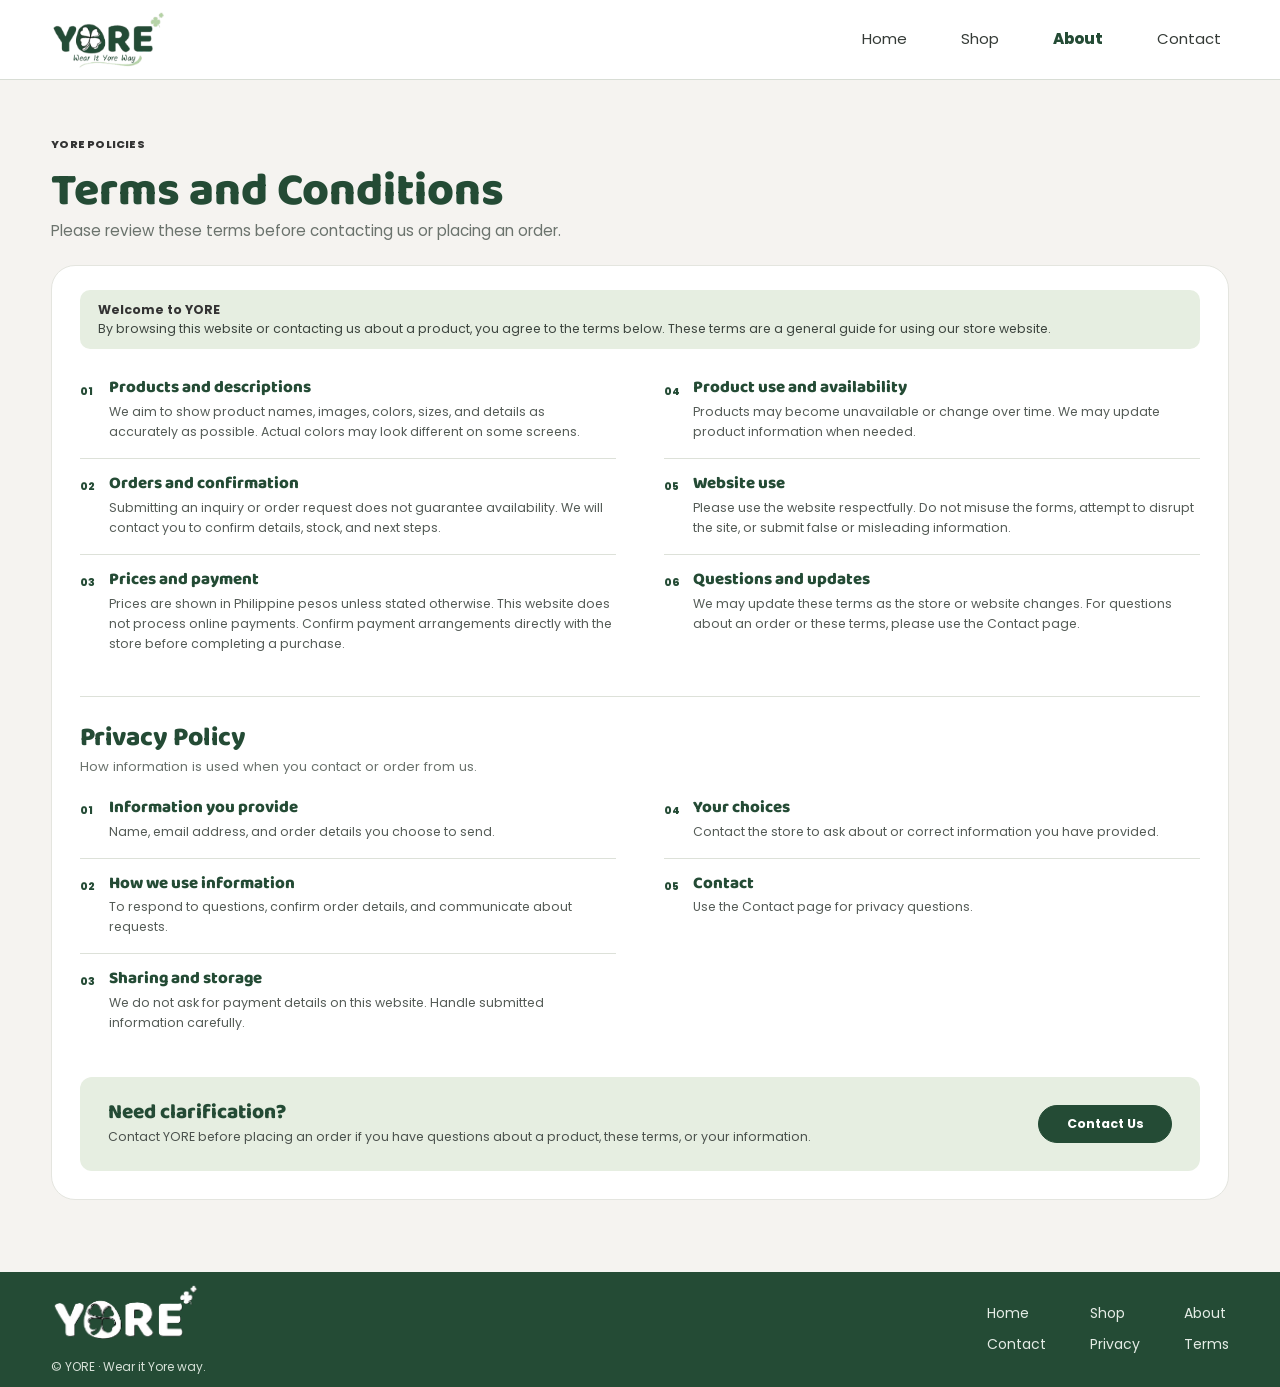
<file: Privacy Policy/privacy-policy.html>
<!DOCTYPE html>
<html lang="en">
<head>
  <meta charset="UTF-8">
  <meta name="viewport" content="width=device-width, initial-scale=1">
  <meta name="description" content="Read the YORE Terms and Conditions and Privacy Policy.">
  <title>YORE | Terms &amp; Privacy Policy</title>

  <link href="https://cdn.jsdelivr.net/npm/bootstrap@5.3.3/dist/css/bootstrap.min.css" rel="stylesheet">

  <link rel="preconnect" href="https://fonts.googleapis.com">
  <link rel="preconnect" href="https://fonts.gstatic.com" crossorigin>
  <link href="https://fonts.googleapis.com/css2?family=Baloo+2:wght@400;500;600;700;800&family=Poppins:wght@400;500;600;700;800&family=Kalam:wght@300;400;700&display=swap" rel="stylesheet">

  <link rel="stylesheet" href="style.css">
</head>
<body>

  <header class="site-header sticky-top">
    <nav class="navbar navbar-expand-md" aria-label="Main navigation">
      <div class="container">
        <a class="navbar-brand" href="../index.html" aria-label="YORE home">
          <img src="images/yore-logo.png" alt="YORE - Wear It Yore Way">
        </a>

        <button class="navbar-toggler" type="button"
                data-bs-toggle="offcanvas" data-bs-target="#mainNav"
                aria-controls="mainNav" aria-label="Open navigation menu">
          <span class="navbar-toggler-icon"></span>
        </button>

        <div class="offcanvas offcanvas-end" tabindex="-1" id="mainNav" aria-label="Site menu">
          <div class="offcanvas-header">
            <a class="navbar-brand" href="../index.html" aria-label="YORE home">
              <img src="images/yore-logo.png" alt="YORE - Wear It Your Way">
            </a>
            <button type="button" class="btn-close" data-bs-dismiss="offcanvas"
                    aria-label="Close navigation menu"></button>
          </div>

          <div class="offcanvas-body">
            <ul class="navbar-nav ms-md-auto">
              <li class="nav-item"><a class="nav-link" href="../index.html">Home</a></li>
              <li class="nav-item"><a class="nav-link" href="../dont-be-late/dont-be-late-tee.html">Shop</a></li>
              <li class="nav-item"><a class="nav-link active" aria-current="page" href="../index.html#about">About</a></li>
              <li class="nav-item"><a class="nav-link" href="../Contact/contact.html">Contact</a></li>
            </ul>
            <p class="drawer-tagline d-md-none">WEAR IT YORE WAY</p>
          </div>
        </div>
      </div>
    </nav>
  </header>

  <main>
    <div class="policy-page container">

      <header class="policy-header" id="terms">
        <p class="policy-eyebrow">YORE POLICIES</p>
        <h1 class="policy-title">Terms and Conditions</h1>
        <p class="policy-subtitle">Please review these terms before contacting us or placing an order.</p>
      </header>

      <div class="policy-card">

        <div class="policy-intro">
          <strong>Welcome to YORE</strong>
          By browsing this website or contacting us about a product, you agree to the terms below.
          These terms are a general guide for using our store website.
        </div>

        <div class="policy-grid">
          <div class="policy-col">
            <article class="policy-item">
              <span class="policy-num">01</span>
              <div>
                <h3>Products and descriptions</h3>
                <p>We aim to show product names, images, colors, sizes, and details as accurately as possible. Actual colors may look different on some screens.</p>
              </div>
            </article>
            <article class="policy-item">
              <span class="policy-num">02</span>
              <div>
                <h3>Orders and confirmation</h3>
                <p>Submitting an inquiry or order request does not guarantee availability. We will contact you to confirm details, stock, and next steps.</p>
              </div>
            </article>
            <article class="policy-item">
              <span class="policy-num">03</span>
              <div>
                <h3>Prices and payment</h3>
                <p>Prices are shown in Philippine pesos unless stated otherwise. This website does not process online payments. Confirm payment arrangements directly with the store before completing a purchase.</p>
              </div>
            </article>
          </div>

          <div class="policy-col">
            <article class="policy-item">
              <span class="policy-num">04</span>
              <div>
                <h3>Product use and availability</h3>
                <p>Products may become unavailable or change over time. We may update product information when needed.</p>
              </div>
            </article>
            <article class="policy-item">
              <span class="policy-num">05</span>
              <div>
                <h3>Website use</h3>
                <p>Please use the website respectfully. Do not misuse the forms, attempt to disrupt the site, or submit false or misleading information.</p>
              </div>
            </article>
            <article class="policy-item">
              <span class="policy-num">06</span>
              <div>
                <h3>Questions and updates</h3>
                <p>We may update these terms as the store or website changes. For questions about an order or these terms, please use the Contact page.</p>
              </div>
            </article>
          </div>
        </div>

        <section class="policy-section" id="privacy" aria-labelledby="privacy-title">
          <h2 class="policy-section-title" id="privacy-title">Privacy Policy</h2>
          <p class="policy-section-sub">How information is used when you contact or order from us.</p>

          <div class="policy-grid">
            <div class="policy-col">
              <article class="policy-item">
                <span class="policy-num">01</span>
                <div>
                  <h3>Information you provide</h3>
                  <p>Name, email address, and order details you choose to send.</p>
                </div>
              </article>
              <article class="policy-item">
                <span class="policy-num">02</span>
                <div>
                  <h3>How we use information</h3>
                  <p>To respond to questions, confirm order details, and communicate about requests.</p>
                </div>
              </article>
              <article class="policy-item">
                <span class="policy-num">03</span>
                <div>
                  <h3>Sharing and storage</h3>
                  <p>We do not ask for payment details on this website. Handle submitted information carefully.</p>
                </div>
              </article>
            </div>

            <div class="policy-col">
              <article class="policy-item">
                <span class="policy-num">04</span>
                <div>
                  <h3>Your choices</h3>
                  <p>Contact the store to ask about or correct information you have provided.</p>
                </div>
              </article>
              <article class="policy-item">
                <span class="policy-num">05</span>
                <div>
                  <h3>Contact</h3>
                  <p>Use the Contact page for privacy questions.</p>
                </div>
              </article>
            </div>
          </div>
        </section>

        <aside class="policy-cta" aria-label="Contact us">
          <div>
            <h2>Need clarification?</h2>
            <p>Contact YORE before placing an order if you have questions about a product, these terms, or your information.</p>
          </div>
          <a class="btn btn-yore btn-yore-dark rounded-pill"
             href="mailto:hello@examplewebsite142.com?subject=Question%20about%20Terms%20or%20Privacy%20-%20YORE">Contact Us</a>
        </aside>

      </div>
    </div>
  </main>

  <footer class="site-footer">
    <div class="container footer-inner">
      <div class="footer-brand">
        <a class="footer-logo" href="../index.html" aria-label="YORE home">
          <img src="images/yore-logo-white.png" alt="YORE - Wear It Your Way">
        </a>
        <small>© YORE · Wear it Yore way.</small>
      </div>

      <nav aria-label="Footer navigation">
        <ul class="footer-links list-unstyled mb-0">
          <li><a href="../index.html">Home</a></li>
          <li><a href="../dont-be-late/dont-be-late-tee.html">Shop</a></li>
          <li><a href="../index.html#about">About</a></li>
          <li><a href="../Contact/contact.html">Contact</a></li>
          <li><a href="../Privacy%20Policy/privacy-policy.html">Privacy</a></li>
          <li><a href="../Privacy%20Policy/privacy-policy.html">Terms</a></li>
        </ul>
      </nav>
    </div>
  </footer>

  <script src="https://cdn.jsdelivr.net/npm/bootstrap@5.3.3/dist/js/bootstrap.bundle.min.js"></script>

  <script>
    const mainNav = document.getElementById("mainNav");

    mainNav.querySelectorAll("a").forEach((link) => {
      link.addEventListener("click", () => {
        const drawer = bootstrap.Offcanvas.getInstance(mainNav);
        if (drawer) {
          drawer.hide();
        }
      });
    });
  </script>
</body>
</html>
</file>
<file: Contact/contact.css>
:root {
  
  --green: #244b35;            
  --green-dark: #183b28;
  --green-button: #b6d3a7;     
  --page: #f5f3f0;             
  --sand: #d9c9b4;          
  --dark-gray: #333333;        

  --border: #e4e5df;
  --sage: #e6eee1;             
  --line: #dde1d9;             

  /* Brand kit fonts */
  --heading-font: "Baloo 2", sans-serif;
  --body-font: "Poppins", sans-serif;
  --accent-font: "Kalam", cursive;
}

/* ===== Base ===== */
html { scroll-behavior: smooth; }

body {
  min-height: 100vh;
  display: flex;
  flex-direction: column;
  background: var(--page);
  color: var(--dark-gray);
  font-family: var(--body-font);
  -webkit-font-smoothing: antialiased;
}
main { flex: 1; }

h1, h2, h3 {
  font-family: var(--heading-font);
  color: var(--green);
  font-weight: 700;
}

a { color: inherit; text-decoration: none; }
a:hover { color: inherit; }

.container {
  width: 92%;
  max-width: 1450px;
  padding-inline: 0;
}

:focus-visible { outline: 3px solid #6f9a75; outline-offset: 3px; }

.btn-yore {
  --bs-btn-padding-x: 2rem;
  --bs-btn-padding-y: .8rem;
  --bs-btn-font-size: 1rem;
  --bs-btn-font-weight: 700;
  --bs-btn-focus-shadow-rgb: 36, 75, 53;
  min-height: 50px;
  display: inline-flex;
  align-items: center;
  justify-content: center;
}
.btn-yore:hover { transform: translateY(-2px); }
.btn-yore-dark {
  --bs-btn-color: #fff;
  --bs-btn-bg: var(--green);
  --bs-btn-border-color: var(--green);
  --bs-btn-hover-color: #fff;
  --bs-btn-hover-bg: var(--green-dark);
  --bs-btn-hover-border-color: var(--green-dark);
  --bs-btn-active-color: #fff;
  --bs-btn-active-bg: var(--green-dark);
  --bs-btn-active-border-color: var(--green-dark);
}

.site-header {
  height: 80px;
  background: #ffffff;
  border-bottom: 1px solid #d8ddd5;
}
.site-header .navbar {
  height: 100%;
  padding: 0;
  --bs-navbar-toggler-icon-bg: url("data:image/svg+xml,%3csvg xmlns='http://www.w3.org/2000/svg' viewBox='0 0 30 30'%3e%3cpath stroke='%23244b35' stroke-linecap='round' stroke-miterlimit='10' stroke-width='2' d='M4 7h22M4 15h22M4 23h22'/%3e%3c/svg%3e");
}
.site-header .navbar > .container { height: 100%; }
.site-header .navbar-brand { padding: 0; margin: 0; display: inline-flex; }
.site-header .navbar-brand img { display: block; height: 56px; width: auto; max-width: none; }

.site-header .navbar-toggler { border: 0; padding: 8px; }
.site-header .navbar-toggler:focus { box-shadow: none; }

.site-header .nav-link {
  color: #353b37;
  font-size: 15px;
  transition: color .2s ease;
}
.site-header .nav-link:hover,
.site-header .nav-link.active { color: var(--green); font-weight: 800; }

@media (min-width: 768px) {
  .site-header .navbar-nav { gap: 38px; align-items: center; }
  .site-header .nav-link { padding: 0; }
}

@media (max-width: 767.98px) {
  .site-header { height: 68px; }
  .site-header .navbar-brand img { height: 44px; }
  .container { width: calc(100% - 32px); }

  .site-header .offcanvas {
    --bs-offcanvas-width: min(82vw, 390px);
    --bs-offcanvas-bg: var(--page);
    box-shadow: -8px 0 28px rgba(0, 0, 0, .08);
  }
  .site-header .offcanvas-header { padding: 18px 20px 32px; }
  .site-header .offcanvas-header .btn-close { margin: 0; }
  .site-header .offcanvas-body { padding: 0 20px; }
  .site-header .navbar-nav { gap: 2px; }
  .site-header .nav-link {
    padding: 13px 17px;
    border-radius: 28px;
    color: var(--green);
    font-size: 15px;
    font-weight: 800;
  }
  .site-header .nav-link.active { background: var(--green); color: #fff; }
}
.drawer-tagline {
  margin: 20px 4px;
  padding-top: 14px;
  border-top: 1px solid #deded5;
  color: #9a9c94;
  font-size: 8px;
  letter-spacing: .2px;
}

.site-footer { min-height: 115px; background: var(--green); color: #fff; }
.footer-inner { min-height: 115px; display: flex; align-items: center; justify-content: space-between; }
.footer-logo { display: inline-flex; }
.footer-logo img { display: block; height: 56px; width: auto; }
.footer-brand small { display: block; margin-top: 12px; color: #d7e1d8; font-size: 12px; }
.footer-links { display: grid; grid-template-columns: repeat(3, auto); gap: 10px 44px; color: #e5ece6; font-size: 14px; }
.footer-links a:hover { text-decoration: underline; }

@media (max-width: 767.98px) {
  .site-footer, .footer-inner { min-height: 90px; }
  .footer-logo img { height: 44px; }
  .footer-brand small { margin-top: 8px; font-size: 11px; }
  .footer-links { grid-template-columns: repeat(2, auto); gap: 8px 32px; font-size: 13px; }
}

@media (max-width: 380px) {
  .container { width: calc(100% - 24px); }
}


.contact-page { padding: 56px 0 72px; }

.contact-intro { margin-bottom: 34px; }
.contact-eyebrow {
  margin: 0 0 12px;
  color: var(--green);
  font-size: 11px;
  font-weight: 800;
  letter-spacing: .2px;
}
.contact-title {
  margin: 0;
  color: var(--green);
  font-size: clamp(2.2rem, 3.6vw, 2.9rem);
  font-weight: 800;
  line-height: 1.08;
}
.contact-subtitle { margin: 8px 0 0; color: #6b736d; font-size: .95rem; }

.contact-card {
  padding: 26px 28px 28px;
  background: #fff;
  border: 1px solid var(--border);
  border-radius: 26px;
}
.contact-card .form-label {
  margin-bottom: 6px;
  color: var(--dark-gray);
  font-size: .78rem;
  font-weight: 700;
}
.contact-card .form-control {
  min-height: 40px;
  padding: 8px 12px;
  background-color: var(--page);
  border: 1px solid #e5e3de;
  border-radius: 8px;
  color: var(--dark-gray);
  font-family: var(--body-font);
  font-size: .85rem;
}
.contact-card textarea.form-control { min-height: 92px; resize: vertical; }
.contact-card .form-control:focus {
  background-color: #fff;
  border-color: var(--green);
  box-shadow: 0 0 0 3px rgba(36, 75, 53, .16);
}
.contact-card .btn-yore {
  --bs-btn-padding-x: 1.6rem;
  --bs-btn-padding-y: .5rem;
  --bs-btn-font-size: .8rem;
  min-height: 40px;
  margin-top: 6px;
}

.help-panel {
  padding: 26px 28px;
  border-radius: 16px;
  background: var(--sage);
}
.help-panel .help-eyebrow {
  margin: 0 0 14px;
  color: var(--green);
  font-size: .72rem;
  font-weight: 800;
  letter-spacing: .3px;
}
.help-panel p { margin: 0 0 10px; color: var(--dark-gray); font-size: .85rem; line-height: 1.6; }
.help-panel .help-email { color: var(--green); font-weight: 600; overflow-wrap: anywhere; }
.help-panel .help-email:hover { text-decoration: underline; }
.help-panel .help-note { margin: 4px 0 16px; color: #727b73; font-size: .78rem; }
.help-panel .btn-yore {
  --bs-btn-padding-x: 1.5rem;
  --bs-btn-padding-y: .45rem;
  --bs-btn-font-size: .78rem;
  min-height: 38px;
}

/* Confirmation prompt (modal) */
.contact-modal {
  border: 0;
  border-radius: 20px;
  background: var(--page);
}
.contact-modal .modal-header { border-bottom: 0; padding: 22px 24px 4px; }
.contact-modal .modal-title { margin: 0; color: var(--green); font-size: 1.5rem; font-weight: 800; }
.contact-modal .modal-body { padding: 8px 24px 6px; color: #4b524d; font-size: .9rem; line-height: 1.6; }
.contact-modal .modal-body p { margin: 0; }
.contact-modal .modal-footer { border-top: 0; padding: 14px 24px 22px; gap: 8px; }
.contact-modal .btn-yore {
  --bs-btn-padding-x: 1.4rem;
  --bs-btn-padding-y: .45rem;
  --bs-btn-font-size: .8rem;
  min-height: 40px;
}
.btn-yore-outline {
  --bs-btn-color: var(--green);
  --bs-btn-bg: transparent;
  --bs-btn-border-color: var(--green);
  --bs-btn-hover-color: #fff;
  --bs-btn-hover-bg: var(--green);
  --bs-btn-hover-border-color: var(--green);
  --bs-btn-active-color: #fff;
  --bs-btn-active-bg: var(--green-dark);
  --bs-btn-active-border-color: var(--green-dark);
}

@media (max-width: 767.98px) {
  .contact-page { padding: 28px 0 44px; }
  .contact-intro { margin-bottom: 22px; }
  .contact-card { padding: 20px 16px 22px; border-radius: 20px; }
  .help-panel { padding: 22px 20px; }
  .contact-card .btn-yore { width: 100%; }
  .contact-modal .modal-footer .btn-yore { width: 100%; margin: 0; }
}
</file>
<file: do-good-work/style.css>
:root {
  --green: #244b35;
  --green-dark: #183b28;
  --green-button: #b9d4a8;
  --page: #f5f4f1;
  --border: #e4e5df;
  --dark-gray: #333333;

  --heading-font: "Baloo 2", sans-serif;
  --body-font: "Poppins", sans-serif;
  --accent-font: "Kalam", cursive;
}

/* ===== Base ===== */
body {
  min-height: 100vh;
  display: flex;
  flex-direction: column;
  background: var(--page);
  color: var(--dark-gray);
  font-family: var(--body-font);
  -webkit-font-smoothing: antialiased;
}
main { flex: 1; }

h1, h2, h3 {
  font-family: var(--heading-font);
  color: var(--green);
  font-weight: 700;
}

a { color: inherit; text-decoration: none; }
a:hover { color: inherit; }

/* Page width: 92% of the screen, max 1450px (replaces Bootstrap's fixed widths) */
.container {
  width: 92%;
  max-width: 1450px;
  padding-inline: 0;
}

section[id] { scroll-margin-top: 90px; }

/* ===== Buttons ===== */
.btn-yore {
  --bs-btn-padding-x: 2rem;
  --bs-btn-padding-y: .8rem;
  --bs-btn-font-size: 1rem;
  --bs-btn-font-weight: 700;
  --bs-btn-focus-shadow-rgb: 36, 75, 53;
  min-height: 50px;
  display: inline-flex;
  align-items: center;
  justify-content: center;
}
.btn-yore:hover { transform: translateY(-2px); }
.btn-yore-dark {
  --bs-btn-color: #fff;
  --bs-btn-bg: var(--green);
  --bs-btn-border-color: var(--green);
  --bs-btn-hover-color: #fff;
  --bs-btn-hover-bg: var(--green-dark);
  --bs-btn-hover-border-color: var(--green-dark);
  --bs-btn-active-color: #fff;
  --bs-btn-active-bg: var(--green-dark);
  --bs-btn-active-border-color: var(--green-dark);
}
.btn-yore-light {
  --bs-btn-color: var(--green);
  --bs-btn-bg: var(--green-button);
  --bs-btn-border-color: var(--green-button);
  --bs-btn-hover-color: var(--green);
  --bs-btn-hover-bg: #a9c997;
  --bs-btn-hover-border-color: #a9c997;
  --bs-btn-active-color: var(--green);
  --bs-btn-active-bg: #a9c997;
  --bs-btn-active-border-color: #a9c997;
}

.site-header {
  height: 80px;
  background: #ffffff;
  border-bottom: 1px solid #d8ddd5;
}
.site-header .navbar {
  height: 100%;
  padding: 0;
  --bs-navbar-toggler-icon-bg: url("data:image/svg+xml,%3csvg xmlns='http://www.w3.org/2000/svg' viewBox='0 0 30 30'%3e%3cpath stroke='%23244b35' stroke-linecap='round' stroke-miterlimit='10' stroke-width='2' d='M4 7h22M4 15h22M4 23h22'/%3e%3c/svg%3e");
}
.site-header .navbar > .container { height: 100%; }
.site-header .navbar-brand { padding: 0; margin: 0; display: inline-flex; }
.site-header .navbar-brand img { display: block; height: 56px; width: auto; max-width: none; }

.site-header .navbar-toggler { border: 0; padding: 8px; }
.site-header .navbar-toggler:focus { box-shadow: none; }

.site-header .nav-link {
  color: #353b37;
  font-size: 15px;
  transition: color .2s ease;
}
.site-header .nav-link:hover,
.site-header .nav-link.active { color: var(--green); font-weight: 800; }

@media (min-width: 768px) {
  .site-header .navbar-nav { gap: 38px; align-items: center; }
  .site-header .nav-link { padding: 0; }
}

@media (max-width: 767.98px) {
  .site-header { height: 68px; }
  .site-header .navbar-brand img { height: 44px; }
  .container { width: calc(100% - 32px); }

  .site-header .offcanvas {
    --bs-offcanvas-width: min(82vw, 390px);
    --bs-offcanvas-bg: var(--page);
    box-shadow: -8px 0 28px rgba(0, 0, 0, .08);
  }
  .site-header .offcanvas-header { padding: 18px 20px 32px; }
  .site-header .offcanvas-header .btn-close { margin: 0; }
  .site-header .offcanvas-body { padding: 0 20px; }
  .site-header .navbar-nav { gap: 2px; }
  .site-header .nav-link {
    padding: 13px 17px;
    border-radius: 28px;
    color: var(--green);
    font-size: 15px;
    font-weight: 800;
  }
  .site-header .nav-link.active { background: var(--green); color: #fff; }
}
.drawer-tagline {
  margin: 20px 4px;
  padding-top: 14px;
  border-top: 1px solid #deded5;
  color: #9a9c94;
  font-size: 8px;
  letter-spacing: .2px;
}

.eyebrow { margin: 0 0 9px; color: var(--green); font-size: 12px; font-weight: 800; letter-spacing: .1px; }

.hero {
  --bs-gutter-x: 1.25rem;
  min-height: 315px;
  margin-top: 28px;
  padding: 30px 5%;
  display: flex;
  align-items: center;
  border-radius: 20px;
  background-color: #e7eee3;
}
.hero > .row { width: 100%; }
.hero h1 {
  margin: 0;
  font-size: clamp(28px, 3.1vw, 37px);
  line-height: 1.12;
  letter-spacing: -.9px;
  font-weight: 800;
}
.hero-description { margin: 12px 0 17px; color: #555c57; font-size: 13px; }
.hero-products {
  display: flex;
  justify-content: center;
  align-items: center;
  height: 300px;
}
.hero-products img {
  width: 115%;
  height: 115%;
  max-width: none;
  object-fit: contain;
  display: block;
}

.collection { padding-top: 24px; padding-bottom: 14px; }
.section-heading { margin-bottom: 14px; }
.section-heading .eyebrow { margin-bottom: 6px; }
.section-heading h2 { margin: 0; font-size: 28px; line-height: 1.2; font-weight: 800; letter-spacing: -.4px; }

.product-card {
  height: 100%;
  min-width: 0;
  padding: 12px;
  background: #fff;
  border: 1px solid var(--border);
  border-radius: 16px;
}
.product-image {
  display: flex;
  justify-content: center;
  align-items: center;
  width: 100%;
  height: 190px;
  overflow: hidden;
  border-radius: 12px;
  background-color: #e5eee1;
}
.product-image img { width: 120%; height: 120%; max-width: none; object-fit: contain; display: block; }
.product-black { background: #e1ecdf; }
.product-cream { background: #e5eddf; }
.product-green { background: #e3ebdd; }
.product-info { padding: 12px 3px 5px; }
.product-info h3 { margin: 0 0 10px; font-size: 18px; font-weight: 800; }
.product-bottom { display: flex; align-items: center; justify-content: space-between; gap: 8px; font-size: 16px; }
.price { font-weight: 800; }
.product-bottom a { color: var(--green); font-size: 14px; font-weight: 800; white-space: nowrap; }
.product-bottom a:hover { text-decoration: underline; }

.about-wrap { padding: 25px 0 35px; }
.about-card {
  --bs-gutter-x: 0;
  --bs-gutter-y: 0;
  min-height: 300px;
  padding: 30px 4.2%;
  background: #fff;
  border: 1px solid var(--border);
  border-radius: 20px;
}
.about-copy { padding-right: 30px; }
.about-copy .eyebrow { margin-bottom: 7px; }
.about-copy h2 { margin: 0 0 10px; font-size: 26px; font-weight: 800; }
.about-description { max-width: 650px; margin: 0; color: #536057; font-size: 15px; line-height: 1.6; }
.script-line { margin: 10px 0 12px; color: var(--green); font-family: var(--accent-font); font-size: 23px; font-weight: 400; }
.values { display: flex; align-items: center; gap: 16px; margin: 12px 0 18px; padding: 0; }
.value-item { display: flex; align-items: center; gap: 9px; min-width: 0; padding-right: 14px; border-right: 1px solid #d9ded7; color: var(--green); }
.value-item:last-child { border-right: 0; padding-right: 0; }
.value-icon { font-size: 25px; line-height: 1; }
.value-item strong, .value-item small { display: block; white-space: nowrap; }
.value-item strong { font-size: 12px; }
.value-item small { margin-top: 4px; color: #727b73; font-size: 10px; }
.about-card .btn-yore { --bs-btn-padding-x: 1.5rem; --bs-btn-padding-y: .65rem; --bs-btn-font-size: .875rem; min-height: 42px; }
.about-image {
  display: flex;
  justify-content: center;
  align-items: center;
  height: 280px;
  overflow: hidden;
}
.about-image img { width: 100%; height: 100%; object-fit: contain; display: block; }

.site-footer { min-height: 115px; background: var(--green); color: #fff; }
.footer-inner { min-height: 115px; display: flex; align-items: center; justify-content: space-between; }
.footer-logo { display: inline-flex; }
.footer-logo img { display: block; height: 56px; width: auto; }
.footer-brand small { display: block; margin-top: 12px; color: #d7e1d8; font-size: 12px; }
.footer-links { display: grid; grid-template-columns: repeat(3, auto); gap: 10px 44px; color: #e5ece6; font-size: 14px; }
.footer-links a:hover { text-decoration: underline; }

@media (max-width: 767.98px) {
  /* Hero: text on top, image below */
  .hero { min-height: 0; margin-top: 20px; padding: 28px 20px 10px; border-radius: 16px; }
  .eyebrow { font-size: 9px; }
  .hero h1 { font-size: 30px; line-height: 1.15; }
  .hero-description { margin: 8px 0 16px; font-size: 14px; line-height: 1.4; }
  .hero .btn-yore { --bs-btn-padding-x: 1.6rem; --bs-btn-padding-y: 0; --bs-btn-font-size: .875rem; min-height: 42px; }
  .hero-products { height: auto; margin-top: 10px; }
  .hero-products img { width: 100%; height: auto; }

  .collection { padding-top: 24px; }
  .section-heading h2 { font-size: 24px; }
  .product-card {
    display: flex;
    align-items: center;
    gap: 14px;
    height: auto;
    padding: 10px;
    border-radius: 14px;
  }
  .product-image { flex: 0 0 76px; width: 76px; height: 76px; border-radius: 10px; }
  .product-image img { width: 130%; height: 130%; }
  .product-info { padding: 0; }
  .product-info h3 { margin: 0 0 4px; font-size: 14px; }
  .product-bottom { flex-direction: column; align-items: flex-start; gap: 10px; font-size: 13px; }
  .product-bottom a { font-size: 12px; }

  .about-wrap { padding: 16px 0 24px; }
  .about-card {
    display: grid;
    grid-template-columns: 1fr 1fr;
    gap: 0 12px;
    min-height: 0;
    padding: 20px;
  }
  .about-copy { display: contents; }
  .about-copy .eyebrow,
  .about-copy h2,
  .about-description { grid-column: 1 / -1; }
  .about-copy h2 { font-size: 22px; }
  .about-description { font-size: 11px; line-height: 1.5; }
  .script-line { grid-column: 1; grid-row: 4; align-self: end; font-size: 20px; }
  .values { display: none; }
  .about-card .btn-yore {
    grid-column: 1;
    grid-row: 5;
    justify-self: start;
    align-self: start;
    --bs-btn-padding-x: 1rem;
    --bs-btn-padding-y: 0;
    --bs-btn-font-size: .6875rem;
    min-height: 32px;
  }
  .about-image { grid-column: 2; grid-row: 4 / span 2; height: auto; min-height: 0; padding: 0; }

  .site-footer, .footer-inner { min-height: 90px; }
  .footer-logo img { height: 44px; }
  .footer-brand small { margin-top: 8px; font-size: 11px; }
  .footer-links { grid-template-columns: repeat(2, auto); gap: 8px 32px; font-size: 13px; }
}

@media (max-width: 380px) {
  .container { width: calc(100% - 24px); }
  .hero { padding-inline: 12px; }
}


:focus-visible { outline: 3px solid #6f9a75; outline-offset: 3px; }

.product-page { padding: 24px 0 32px; }

.product-page .breadcrumb {
  --bs-breadcrumb-divider: "/";
  margin-bottom: 20px;
  font-size: 12px;
  font-weight: 600;
  letter-spacing: .3px;
  text-transform: uppercase;
}
.product-page .breadcrumb a { color: var(--green); }
.product-page .breadcrumb a:hover { text-decoration: underline; }
.product-page .breadcrumb-item.active { color: #6b736d; }

.product-gallery {
  display: grid;
  grid-template-columns: 82px minmax(0, 1fr);
  align-items: center;
  gap: 14px;
}
.thumbnail-list { display: flex; flex-direction: column; gap: 12px; }
.thumbnail-button {
  width: 82px;
  height: 82px;
  padding: 5px;
  overflow: hidden;
  border: 2px solid transparent;
  border-radius: 20px;
  background: #e5eee1;
  cursor: pointer;
}
.thumbnail-button.active { border-color: var(--green); }
.thumbnail-button img {
  display: block;
  width: 100%;
  height: 100%;
  border-radius: 14px;
  object-fit: contain;
}
.main-image-panel {
  display: flex;
  min-height: 400px;
  align-items: center;
  justify-content: center;
  padding: 24px;
  border-radius: 24px;
  background: #e5eee1;
}
.main-image-panel img {
  width: 100%;
  height: 100%;
  max-height: none;
  object-fit: cover;
  object-position: center;
}

.product-info-panel { padding-top: 6px; }
.product-title {
  margin: 0;
  font-size: clamp(2rem, 3.2vw, 2.65rem);
  font-weight: 800;
  line-height: 1.05;
}
.product-type { margin: 4px 0 0; font-size: 1.25rem; font-weight: 700; }
.product-price {
  margin: 0;
  color: var(--green);
  font-family: var(--heading-font);
  font-size: 2.45rem;
  font-weight: 800;
  line-height: 1.15;
}
.product-summary { max-width: 480px; margin: 2px 0 10px; font-size: .88rem; line-height: 1.55; }
.product-divider { margin: 10px 0 14px; border: 0; border-top: 1px solid var(--green); opacity: .75; }

.field-group { margin: 0 0 16px; padding: 0; border: 0; min-width: 0; }
.field-label {
  display: block;
  margin-bottom: 7px;
  padding: 0;
  color: var(--green);
  font-size: .85rem;
  font-weight: 700;
}

.size-choice { position: relative; }
.size-choice input { position: absolute; opacity: 0; pointer-events: none; }
.size-choice span {
  display: inline-flex;
  min-width: 49px;
  min-height: 42px;
  align-items: center;
  justify-content: center;
  padding: 7px 12px;
  border: 1px solid #cbd4c9;
  border-radius: 10px;
  background: #fff;
  font-size: .82rem;
  font-weight: 700;
  cursor: pointer;
}
.size-choice input:checked + span {
  border: 2px solid var(--green);
  background: #e5eee1;
  color: var(--green);
}
.size-choice input:focus-visible + span { outline: 3px solid var(--green-button); outline-offset: 3px; }

.quantity {
  display: inline-flex;
  min-width: 143px;
  min-height: 42px;
  align-items: center;
  overflow: hidden;
  border: 1px solid #cbd4c9;
  border-radius: 9px;
  background: #fff;
}
.quantity button {
  width: 45px;
  height: 40px;
  border: 0;
  background: transparent;
  color: var(--green);
  font-size: 1.1rem;
  cursor: pointer;
}
.quantity button:hover { background: #e5eee1; }
.quantity output { flex: 1; text-align: center; font-size: .9rem; font-weight: 700; }

.product-actions { margin-top: 20px; }
.product-actions .btn-yore { flex: 1 1 175px; --bs-btn-font-size: .85rem; --bs-btn-padding-y: .6rem; min-height: 48px; }
.product-actions .btn-yore-light { border-color: var(--green); font-weight: 500; }

.product-note { margin: 13px 0 0; color: #777; font-size: .72rem; }
.order-feedback { min-height: 1.2rem; margin: 5px 0 0; font-size: .8rem; }

.info-card {
  height: 100%;
  min-height: 116px;
  padding: 18px 24px;
  border-radius: 16px;
  background: #e1ecdd;
}
.info-card h2 { margin: 0 0 6px; font-size: 1.35rem; font-weight: 800; }
.info-card p { margin: 0 0 4px; font-size: .86rem; line-height: 1.6; }
.details-divider { border-left: 1px solid #6b9878; }
.help-link { color: var(--green); font-weight: 700; }
.help-link:hover { color: var(--green); text-decoration: underline; }

@media (max-width: 767.98px) {
  .product-page { padding: 16px 0 24px; }
  .product-gallery { grid-template-columns: 1fr; gap: 12px; }
  .thumbnail-list { order: 2; flex-direction: row; justify-content: center; }
  .thumbnail-button { width: 68px; height: 68px; border-radius: 16px; }
  .main-image-panel { min-height: 310px; padding: 16px; border-radius: 20px; }
  .main-image-panel img { max-height: 350px; }
  .product-title { font-size: 2.15rem; }
  .product-price { font-size: 2.2rem; }
  .product-actions { flex-direction: column; }
  .product-actions .btn-yore { width: 100%; flex: 0 0 auto; min-height: 44px; font-size: .9rem; }
  .info-card { padding: 16px 18px; }
}

@media (max-width: 380px) {
  .thumbnail-button { width: 60px; height: 60px; }
  .size-choice span { min-width: 44px; }
}

.product-page { padding: 28px 0 56px; }
.product-page .breadcrumb { font-size: 11px; font-weight: 400; }
.product-page .breadcrumb-item:first-child a { font-weight: 700; }

.gallery-card {
  padding: 18px 18px 14px;
  background: #fff;
  border: 1px solid var(--border);
  border-radius: 26px;
}
.main-image-panel {
  min-height: 0;
  padding: 0;
  aspect-ratio: 1 / 1;
  overflow: hidden;
  border-radius: 18px;
  background: #e5eee1;
}
.main-image-panel img { width: 100%; height: 100%; max-height: none; object-fit: contain; }

.gallery-footer { display: flex; align-items: center; justify-content: space-between; gap: 16px; margin-top: 14px; }
.thumbnail-list { display: flex; flex: 1; flex-direction: row; justify-content: flex-start; gap: 8px; }
.thumbnail-button {
  position: relative;
  width: auto;
  flex: 0 1 64px;
  height: 6px;
  padding: 0;
  border: 0;
  border-radius: 99px;
  background: #e3e1da;
}
.thumbnail-button.active { background: var(--green); }
.thumbnail-button::after { content: ""; position: absolute; inset: -12px 0; }
.image-counter { margin: 0; color: #8b928c; font-size: 12px; white-space: nowrap; }

.product-info-panel { padding-top: 0; }
.product-info-panel .eyebrow { margin-bottom: 6px; color: #7fa58a; font-size: 11px; letter-spacing: .4px; }
.product-title { font-size: clamp(2rem, 3.4vw, 2.6rem); }
.product-price { margin-top: 10px; color: var(--dark-gray); font-size: 1.5rem; }
.product-price::after {
  content: "";
  display: block;
  width: 56px;
  height: 3px;
  margin-top: 8px;
  border-radius: 3px;
  background: var(--green-button);
}
.product-summary { max-width: 340px; margin: 18px 0 22px; font-size: .9rem; line-height: 1.6; }

.size-choice span { min-width: 56px; border-color: #dfe3dc; font-size: .78rem; }
.quantity { min-width: 170px; min-height: 44px; border-color: #dfe3dc; border-radius: 10px; }
.quantity button { width: 52px; height: 44px; }
.quantity output {
  align-self: stretch;
  display: flex;
  align-items: center;
  justify-content: center;
  margin: 9px 0;
  border-left: 1px solid #e3e6df;
  border-right: 1px solid #e3e6df;
}

.product-actions { margin-top: 24px; }
.product-actions .btn-yore { flex: 0 0 auto; min-width: 205px; min-height: 46px; }
.btn-icon { flex: none; margin-right: 8px; }

.help-bar {
  display: flex;
  align-items: center;
  gap: 12px;
  margin-top: 20px;
  padding: 12px 18px;
  border-radius: 12px;
  background: #e1ecdd;
}
.help-icon { flex: none; color: #4f8a5e; font-size: 1.6rem; line-height: 1; }
.help-text { flex: 1; font-size: .72rem; line-height: 1.4; }
.help-text strong { display: block; color: var(--green); font-size: .78rem; }
.help-bar .help-link { flex: none; font-size: .72rem; }

@media (max-width: 575.98px) {
  .help-bar { flex-wrap: wrap; }
  .gallery-card { padding: 12px 12px 10px; border-radius: 20px; }
}


.gallery-card .main-image-panel {
  position: relative !important;
  aspect-ratio: 4 / 5 !important;
  padding: 0 !important;
  overflow: hidden !important;
}
.gallery-card .main-image-panel img {
  position: absolute !important;
  inset: 0 !important;
  width: 100% !important;
  height: 100% !important;
  max-width: none !important;
  max-height: none !important;
  object-fit: cover !important;
  object-position: center !important;
}

.shirts-modal {
  border: 0;
  border-radius: 20px;
  background: var(--page);
}
.shirts-modal .modal-header { border-bottom: 0; padding: 20px 24px 8px; }
.shirts-modal .modal-title { margin: 0; font-size: 1.5rem; font-weight: 800; }
.shirts-modal .modal-body { display: grid; gap: 12px; padding: 8px 24px 24px; }

.shirt-option {
  display: flex;
  align-items: center;
  gap: 14px;
  padding: 10px;
  background: #fff;
  border: 1px solid var(--border);
  border-radius: 16px;
  transition: transform .2s ease, border-color .2s ease;
}
.shirt-option:hover { transform: translateY(-2px); border-color: var(--green); }

.shirt-thumb {
  flex: 0 0 72px;
  width: 72px;
  height: 72px;
  overflow: hidden;
  border-radius: 12px;
  background: #e5eee1;
}
.shirt-thumb img { width: 100%; height: 100%; object-fit: contain; display: block; }

.shirt-meta { flex: 1; }
.shirt-meta strong { display: block; color: var(--green); font-family: var(--heading-font); font-size: 1.1rem; }
.shirt-meta small { color: #727b73; font-size: .8rem; }
.shirt-arrow { color: var(--green); font-size: 1.2rem; font-weight: 800; }
</file>
<file: dont-be-late/style.css>
:root {
  --green: #244b35;
  --green-dark: #183b28;
  --green-button: #b9d4a8;
  --page: #f5f4f1;
  --border: #e4e5df;
  --dark-gray: #333333;

  --heading-font: "Baloo 2", sans-serif;
  --body-font: "Poppins", sans-serif;
  --accent-font: "Kalam", cursive;
}

/* ===== Base ===== */
body {
  min-height: 100vh;
  display: flex;
  flex-direction: column;
  background: var(--page);
  color: var(--dark-gray);
  font-family: var(--body-font);
  -webkit-font-smoothing: antialiased;
}
main { flex: 1; }

h1, h2, h3 {
  font-family: var(--heading-font);
  color: var(--green);
  font-weight: 700;
}

a { color: inherit; text-decoration: none; }
a:hover { color: inherit; }

/* Page width: 92% of the screen, max 1450px (replaces Bootstrap's fixed widths) */
.container {
  width: 92%;
  max-width: 1450px;
  padding-inline: 0;
}

section[id] { scroll-margin-top: 90px; }

/* ===== Buttons ===== */
.btn-yore {
  --bs-btn-padding-x: 2rem;
  --bs-btn-padding-y: .8rem;
  --bs-btn-font-size: 1rem;
  --bs-btn-font-weight: 700;
  --bs-btn-focus-shadow-rgb: 36, 75, 53;
  min-height: 50px;
  display: inline-flex;
  align-items: center;
  justify-content: center;
}
.btn-yore:hover { transform: translateY(-2px); }
.btn-yore-dark {
  --bs-btn-color: #fff;
  --bs-btn-bg: var(--green);
  --bs-btn-border-color: var(--green);
  --bs-btn-hover-color: #fff;
  --bs-btn-hover-bg: var(--green-dark);
  --bs-btn-hover-border-color: var(--green-dark);
  --bs-btn-active-color: #fff;
  --bs-btn-active-bg: var(--green-dark);
  --bs-btn-active-border-color: var(--green-dark);
}
.btn-yore-light {
  --bs-btn-color: var(--green);
  --bs-btn-bg: var(--green-button);
  --bs-btn-border-color: var(--green-button);
  --bs-btn-hover-color: var(--green);
  --bs-btn-hover-bg: #a9c997;
  --bs-btn-hover-border-color: #a9c997;
  --bs-btn-active-color: var(--green);
  --bs-btn-active-bg: #a9c997;
  --bs-btn-active-border-color: #a9c997;
}

.site-header {
  height: 80px;
  background: #ffffff;
  border-bottom: 1px solid #d8ddd5;
}
.site-header .navbar {
  height: 100%;
  padding: 0;
  --bs-navbar-toggler-icon-bg: url("data:image/svg+xml,%3csvg xmlns='http://www.w3.org/2000/svg' viewBox='0 0 30 30'%3e%3cpath stroke='%23244b35' stroke-linecap='round' stroke-miterlimit='10' stroke-width='2' d='M4 7h22M4 15h22M4 23h22'/%3e%3c/svg%3e");
}
.site-header .navbar > .container { height: 100%; }
.site-header .navbar-brand { padding: 0; margin: 0; display: inline-flex; }
.site-header .navbar-brand img { display: block; height: 56px; width: auto; max-width: none; }

.site-header .navbar-toggler { border: 0; padding: 8px; }
.site-header .navbar-toggler:focus { box-shadow: none; }

.site-header .nav-link {
  color: #353b37;
  font-size: 15px;
  transition: color .2s ease;
}
.site-header .nav-link:hover,
.site-header .nav-link.active { color: var(--green); font-weight: 800; }

@media (min-width: 768px) {
  .site-header .navbar-nav { gap: 38px; align-items: center; }
  .site-header .nav-link { padding: 0; }
}

@media (max-width: 767.98px) {
  .site-header { height: 68px; }
  .site-header .navbar-brand img { height: 44px; }
  .container { width: calc(100% - 32px); }

  .site-header .offcanvas {
    --bs-offcanvas-width: min(82vw, 390px);
    --bs-offcanvas-bg: var(--page);
    box-shadow: -8px 0 28px rgba(0, 0, 0, .08);
  }
  .site-header .offcanvas-header { padding: 18px 20px 32px; }
  .site-header .offcanvas-header .btn-close { margin: 0; }
  .site-header .offcanvas-body { padding: 0 20px; }
  .site-header .navbar-nav { gap: 2px; }
  .site-header .nav-link {
    padding: 13px 17px;
    border-radius: 28px;
    color: var(--green);
    font-size: 15px;
    font-weight: 800;
  }
  .site-header .nav-link.active { background: var(--green); color: #fff; }
}
.drawer-tagline {
  margin: 20px 4px;
  padding-top: 14px;
  border-top: 1px solid #deded5;
  color: #9a9c94;
  font-size: 8px;
  letter-spacing: .2px;
}

.eyebrow { margin: 0 0 9px; color: var(--green); font-size: 12px; font-weight: 800; letter-spacing: .1px; }

.hero {
  --bs-gutter-x: 1.25rem;
  min-height: 315px;
  margin-top: 28px;
  padding: 30px 5%;
  display: flex;
  align-items: center;
  border-radius: 20px;
  background-color: #e7eee3;
}
.hero > .row { width: 100%; }
.hero h1 {
  margin: 0;
  font-size: clamp(28px, 3.1vw, 37px);
  line-height: 1.12;
  letter-spacing: -.9px;
  font-weight: 800;
}
.hero-description { margin: 12px 0 17px; color: #555c57; font-size: 13px; }
.hero-products {
  display: flex;
  justify-content: center;
  align-items: center;
  height: 300px;
}
.hero-products img {
  width: 115%;
  height: 115%;
  max-width: none;
  object-fit: contain;
  display: block;
}

.collection { padding-top: 24px; padding-bottom: 14px; }
.section-heading { margin-bottom: 14px; }
.section-heading .eyebrow { margin-bottom: 6px; }
.section-heading h2 { margin: 0; font-size: 28px; line-height: 1.2; font-weight: 800; letter-spacing: -.4px; }

.product-card {
  height: 100%;
  min-width: 0;
  padding: 12px;
  background: #fff;
  border: 1px solid var(--border);
  border-radius: 16px;
}
.product-image {
  display: flex;
  justify-content: center;
  align-items: center;
  width: 100%;
  height: 190px;
  overflow: hidden;
  border-radius: 12px;
  background-color: #e5eee1;
}
.product-image img { width: 120%; height: 120%; max-width: none; object-fit: contain; display: block; }
.product-black { background: #e1ecdf; }
.product-cream { background: #e5eddf; }
.product-green { background: #e3ebdd; }
.product-info { padding: 12px 3px 5px; }
.product-info h3 { margin: 0 0 10px; font-size: 18px; font-weight: 800; }
.product-bottom { display: flex; align-items: center; justify-content: space-between; gap: 8px; font-size: 16px; }
.price { font-weight: 800; }
.product-bottom a { color: var(--green); font-size: 14px; font-weight: 800; white-space: nowrap; }
.product-bottom a:hover { text-decoration: underline; }

.about-wrap { padding: 25px 0 35px; }
.about-card {
  --bs-gutter-x: 0;
  --bs-gutter-y: 0;
  min-height: 300px;
  padding: 30px 4.2%;
  background: #fff;
  border: 1px solid var(--border);
  border-radius: 20px;
}
.about-copy { padding-right: 30px; }
.about-copy .eyebrow { margin-bottom: 7px; }
.about-copy h2 { margin: 0 0 10px; font-size: 26px; font-weight: 800; }
.about-description { max-width: 650px; margin: 0; color: #536057; font-size: 15px; line-height: 1.6; }
.script-line { margin: 10px 0 12px; color: var(--green); font-family: var(--accent-font); font-size: 23px; font-weight: 400; }
.values { display: flex; align-items: center; gap: 16px; margin: 12px 0 18px; padding: 0; }
.value-item { display: flex; align-items: center; gap: 9px; min-width: 0; padding-right: 14px; border-right: 1px solid #d9ded7; color: var(--green); }
.value-item:last-child { border-right: 0; padding-right: 0; }
.value-icon { font-size: 25px; line-height: 1; }
.value-item strong, .value-item small { display: block; white-space: nowrap; }
.value-item strong { font-size: 12px; }
.value-item small { margin-top: 4px; color: #727b73; font-size: 10px; }
.about-card .btn-yore { --bs-btn-padding-x: 1.5rem; --bs-btn-padding-y: .65rem; --bs-btn-font-size: .875rem; min-height: 42px; }
.about-image {
  display: flex;
  justify-content: center;
  align-items: center;
  height: 280px;
  overflow: hidden;
}
.about-image img { width: 100%; height: 100%; object-fit: contain; display: block; }

.site-footer { min-height: 115px; background: var(--green); color: #fff; }
.footer-inner { min-height: 115px; display: flex; align-items: center; justify-content: space-between; }
.footer-logo { display: inline-flex; }
.footer-logo img { display: block; height: 56px; width: auto; }
.footer-brand small { display: block; margin-top: 12px; color: #d7e1d8; font-size: 12px; }
.footer-links { display: grid; grid-template-columns: repeat(3, auto); gap: 10px 44px; color: #e5ece6; font-size: 14px; }
.footer-links a:hover { text-decoration: underline; }

@media (max-width: 767.98px) {
  /* Hero: text on top, image below */
  .hero { min-height: 0; margin-top: 20px; padding: 28px 20px 10px; border-radius: 16px; }
  .eyebrow { font-size: 9px; }
  .hero h1 { font-size: 30px; line-height: 1.15; }
  .hero-description { margin: 8px 0 16px; font-size: 14px; line-height: 1.4; }
  .hero .btn-yore { --bs-btn-padding-x: 1.6rem; --bs-btn-padding-y: 0; --bs-btn-font-size: .875rem; min-height: 42px; }
  .hero-products { height: auto; margin-top: 10px; }
  .hero-products img { width: 100%; height: auto; }

  .collection { padding-top: 24px; }
  .section-heading h2 { font-size: 24px; }
  .product-card {
    display: flex;
    align-items: center;
    gap: 14px;
    height: auto;
    padding: 10px;
    border-radius: 14px;
  }
  .product-image { flex: 0 0 76px; width: 76px; height: 76px; border-radius: 10px; }
  .product-image img { width: 130%; height: 130%; }
  .product-info { padding: 0; }
  .product-info h3 { margin: 0 0 4px; font-size: 14px; }
  .product-bottom { flex-direction: column; align-items: flex-start; gap: 10px; font-size: 13px; }
  .product-bottom a { font-size: 12px; }

  .about-wrap { padding: 16px 0 24px; }
  .about-card {
    display: grid;
    grid-template-columns: 1fr 1fr;
    gap: 0 12px;
    min-height: 0;
    padding: 20px;
  }
  .about-copy { display: contents; }
  .about-copy .eyebrow,
  .about-copy h2,
  .about-description { grid-column: 1 / -1; }
  .about-copy h2 { font-size: 22px; }
  .about-description { font-size: 11px; line-height: 1.5; }
  .script-line { grid-column: 1; grid-row: 4; align-self: end; font-size: 20px; }
  .values { display: none; }
  .about-card .btn-yore {
    grid-column: 1;
    grid-row: 5;
    justify-self: start;
    align-self: start;
    --bs-btn-padding-x: 1rem;
    --bs-btn-padding-y: 0;
    --bs-btn-font-size: .6875rem;
    min-height: 32px;
  }
  .about-image { grid-column: 2; grid-row: 4 / span 2; height: auto; min-height: 0; padding: 0; }

  .site-footer, .footer-inner { min-height: 90px; }
  .footer-logo img { height: 44px; }
  .footer-brand small { margin-top: 8px; font-size: 11px; }
  .footer-links { grid-template-columns: repeat(2, auto); gap: 8px 32px; font-size: 13px; }
}

@media (max-width: 380px) {
  .container { width: calc(100% - 24px); }
  .hero { padding-inline: 12px; }
}


:focus-visible { outline: 3px solid #6f9a75; outline-offset: 3px; }

.product-page { padding: 24px 0 32px; }

.product-page .breadcrumb {
  --bs-breadcrumb-divider: "/";
  margin-bottom: 20px;
  font-size: 12px;
  font-weight: 600;
  letter-spacing: .3px;
  text-transform: uppercase;
}
.product-page .breadcrumb a { color: var(--green); }
.product-page .breadcrumb a:hover { text-decoration: underline; }
.product-page .breadcrumb-item.active { color: #6b736d; }

.product-gallery {
  display: grid;
  grid-template-columns: 82px minmax(0, 1fr);
  align-items: center;
  gap: 14px;
}
.thumbnail-list { display: flex; flex-direction: column; gap: 12px; }
.thumbnail-button {
  width: 82px;
  height: 82px;
  padding: 5px;
  overflow: hidden;
  border: 2px solid transparent;
  border-radius: 20px;
  background: #e5eee1;
  cursor: pointer;
}
.thumbnail-button.active { border-color: var(--green); }
.thumbnail-button img {
  display: block;
  width: 100%;
  height: 100%;
  border-radius: 14px;
  object-fit: contain;
}
.main-image-panel {
  display: flex;
  min-height: 400px;
  align-items: center;
  justify-content: center;
  padding: 24px;
  border-radius: 24px;
  background: #e5eee1;
}
.main-image-panel img {
  width: 100%;
  height: 100%;
  max-height: none;
  object-fit: cover;
  object-position: center;
}

.product-info-panel { padding-top: 6px; }
.product-title {
  margin: 0;
  font-size: clamp(2rem, 3.2vw, 2.65rem);
  font-weight: 800;
  line-height: 1.05;
}
.product-type { margin: 4px 0 0; font-size: 1.25rem; font-weight: 700; }
.product-price {
  margin: 0;
  color: var(--green);
  font-family: var(--heading-font);
  font-size: 2.45rem;
  font-weight: 800;
  line-height: 1.15;
}
.product-summary { max-width: 480px; margin: 2px 0 10px; font-size: .88rem; line-height: 1.55; }
.product-divider { margin: 10px 0 14px; border: 0; border-top: 1px solid var(--green); opacity: .75; }

.field-group { margin: 0 0 16px; padding: 0; border: 0; min-width: 0; }
.field-label {
  display: block;
  margin-bottom: 7px;
  padding: 0;
  color: var(--green);
  font-size: .85rem;
  font-weight: 700;
}

.size-choice { position: relative; }
.size-choice input { position: absolute; opacity: 0; pointer-events: none; }
.size-choice span {
  display: inline-flex;
  min-width: 49px;
  min-height: 42px;
  align-items: center;
  justify-content: center;
  padding: 7px 12px;
  border: 1px solid #cbd4c9;
  border-radius: 10px;
  background: #fff;
  font-size: .82rem;
  font-weight: 700;
  cursor: pointer;
}
.size-choice input:checked + span {
  border: 2px solid var(--green);
  background: #e5eee1;
  color: var(--green);
}
.size-choice input:focus-visible + span { outline: 3px solid var(--green-button); outline-offset: 3px; }

.quantity {
  display: inline-flex;
  min-width: 143px;
  min-height: 42px;
  align-items: center;
  overflow: hidden;
  border: 1px solid #cbd4c9;
  border-radius: 9px;
  background: #fff;
}
.quantity button {
  width: 45px;
  height: 40px;
  border: 0;
  background: transparent;
  color: var(--green);
  font-size: 1.1rem;
  cursor: pointer;
}
.quantity button:hover { background: #e5eee1; }
.quantity output { flex: 1; text-align: center; font-size: .9rem; font-weight: 700; }

.product-actions { margin-top: 20px; }
.product-actions .btn-yore { flex: 1 1 175px; --bs-btn-font-size: .85rem; --bs-btn-padding-y: .6rem; min-height: 48px; }
.product-actions .btn-yore-light { border-color: var(--green); font-weight: 500; }

.product-note { margin: 13px 0 0; color: #777; font-size: .72rem; }
.order-feedback { min-height: 1.2rem; margin: 5px 0 0; font-size: .8rem; }

.info-card {
  height: 100%;
  min-height: 116px;
  padding: 18px 24px;
  border-radius: 16px;
  background: #e1ecdd;
}
.info-card h2 { margin: 0 0 6px; font-size: 1.35rem; font-weight: 800; }
.info-card p { margin: 0 0 4px; font-size: .86rem; line-height: 1.6; }
.details-divider { border-left: 1px solid #6b9878; }
.help-link { color: var(--green); font-weight: 700; }
.help-link:hover { color: var(--green); text-decoration: underline; }

@media (max-width: 767.98px) {
  .product-page { padding: 16px 0 24px; }
  .product-gallery { grid-template-columns: 1fr; gap: 12px; }
  .thumbnail-list { order: 2; flex-direction: row; justify-content: center; }
  .thumbnail-button { width: 68px; height: 68px; border-radius: 16px; }
  .main-image-panel { min-height: 310px; padding: 16px; border-radius: 20px; }
  .main-image-panel img { max-height: 350px; }
  .product-title { font-size: 2.15rem; }
  .product-price { font-size: 2.2rem; }
  .product-actions { flex-direction: column; }
  .product-actions .btn-yore { width: 100%; flex: 0 0 auto; min-height: 44px; font-size: .9rem; }
  .info-card { padding: 16px 18px; }
}

@media (max-width: 380px) {
  .thumbnail-button { width: 60px; height: 60px; }
  .size-choice span { min-width: 44px; }
}

.product-page { padding: 28px 0 56px; }
.product-page .breadcrumb { font-size: 11px; font-weight: 400; }
.product-page .breadcrumb-item:first-child a { font-weight: 700; }

.gallery-card {
  padding: 18px 18px 14px;
  background: #fff;
  border: 1px solid var(--border);
  border-radius: 26px;
}
.main-image-panel {
  min-height: 0;
  padding: 0;
  aspect-ratio: 1 / 1;
  overflow: hidden;
  border-radius: 18px;
  background: #e5eee1;
}
.main-image-panel img { width: 100%; height: 100%; max-height: none; object-fit: contain; }

.gallery-footer { display: flex; align-items: center; justify-content: space-between; gap: 16px; margin-top: 14px; }
.thumbnail-list { display: flex; flex: 1; flex-direction: row; justify-content: flex-start; gap: 8px; }
.thumbnail-button {
  position: relative;
  width: auto;
  flex: 0 1 64px;
  height: 6px;
  padding: 0;
  border: 0;
  border-radius: 99px;
  background: #e3e1da;
}
.thumbnail-button.active { background: var(--green); }
.thumbnail-button::after { content: ""; position: absolute; inset: -12px 0; }
.image-counter { margin: 0; color: #8b928c; font-size: 12px; white-space: nowrap; }

.product-info-panel { padding-top: 0; }
.product-info-panel .eyebrow { margin-bottom: 6px; color: #7fa58a; font-size: 11px; letter-spacing: .4px; }
.product-title { font-size: clamp(2rem, 3.4vw, 2.6rem); }
.product-price { margin-top: 10px; color: var(--dark-gray); font-size: 1.5rem; }
.product-price::after {
  content: "";
  display: block;
  width: 56px;
  height: 3px;
  margin-top: 8px;
  border-radius: 3px;
  background: var(--green-button);
}
.product-summary { max-width: 340px; margin: 18px 0 22px; font-size: .9rem; line-height: 1.6; }

.size-choice span { min-width: 56px; border-color: #dfe3dc; font-size: .78rem; }
.quantity { min-width: 170px; min-height: 44px; border-color: #dfe3dc; border-radius: 10px; }
.quantity button { width: 52px; height: 44px; }
.quantity output {
  align-self: stretch;
  display: flex;
  align-items: center;
  justify-content: center;
  margin: 9px 0;
  border-left: 1px solid #e3e6df;
  border-right: 1px solid #e3e6df;
}

.product-actions { margin-top: 24px; }
.product-actions .btn-yore { flex: 0 0 auto; min-width: 205px; min-height: 46px; }
.btn-icon { flex: none; margin-right: 8px; }

.help-bar {
  display: flex;
  align-items: center;
  gap: 12px;
  margin-top: 20px;
  padding: 12px 18px;
  border-radius: 12px;
  background: #e1ecdd;
}
.help-icon { flex: none; color: #4f8a5e; font-size: 1.6rem; line-height: 1; }
.help-text { flex: 1; font-size: .72rem; line-height: 1.4; }
.help-text strong { display: block; color: var(--green); font-size: .78rem; }
.help-bar .help-link { flex: none; font-size: .72rem; }

@media (max-width: 575.98px) {
  .help-bar { flex-wrap: wrap; }
  .gallery-card { padding: 12px 12px 10px; border-radius: 20px; }
}


.gallery-card .main-image-panel {
  position: relative !important;
  aspect-ratio: 4 / 5 !important;
  padding: 0 !important;
  overflow: hidden !important;
}
.gallery-card .main-image-panel img {
  position: absolute !important;
  inset: 0 !important;
  width: 100% !important;
  height: 100% !important;
  max-width: none !important;
  max-height: none !important;
  object-fit: cover !important;
  object-position: center !important;
}

.shirts-modal {
  border: 0;
  border-radius: 20px;
  background: var(--page);
}
.shirts-modal .modal-header { border-bottom: 0; padding: 20px 24px 8px; }
.shirts-modal .modal-title { margin: 0; font-size: 1.5rem; font-weight: 800; }
.shirts-modal .modal-body { display: grid; gap: 12px; padding: 8px 24px 24px; }

.shirt-option {
  display: flex;
  align-items: center;
  gap: 14px;
  padding: 10px;
  background: #fff;
  border: 1px solid var(--border);
  border-radius: 16px;
  transition: transform .2s ease, border-color .2s ease;
}
.shirt-option:hover { transform: translateY(-2px); border-color: var(--green); }

.shirt-thumb {
  flex: 0 0 72px;
  width: 72px;
  height: 72px;
  overflow: hidden;
  border-radius: 12px;
  background: #e5eee1;
}
.shirt-thumb img { width: 100%; height: 100%; object-fit: contain; display: block; }

.shirt-meta { flex: 1; }
.shirt-meta strong { display: block; color: var(--green); font-family: var(--heading-font); font-size: 1.1rem; }
.shirt-meta small { color: #727b73; font-size: .8rem; }
.shirt-arrow { color: var(--green); font-size: 1.2rem; font-weight: 800; }
</file>
<file: everyday-comfort/style.css>
:root {
  --green: #244b35;
  --green-dark: #183b28;
  --green-button: #b9d4a8;
  --page: #f5f4f1;
  --border: #e4e5df;
  --dark-gray: #333333;

  --heading-font: "Baloo 2", sans-serif;
  --body-font: "Poppins", sans-serif;
  --accent-font: "Kalam", cursive;
}

body {
  min-height: 100vh;
  display: flex;
  flex-direction: column;
  background: var(--page);
  color: var(--dark-gray);
  font-family: var(--body-font);
  -webkit-font-smoothing: antialiased;
}
main { flex: 1; }

h1, h2, h3 {
  font-family: var(--heading-font);
  color: var(--green);
  font-weight: 700;
}

a { color: inherit; text-decoration: none; }
a:hover { color: inherit; }

/* Page width: 92% of the screen, max 1450px (replaces Bootstrap's fixed widths) */
.container {
  width: 92%;
  max-width: 1450px;
  padding-inline: 0;
}

section[id] { scroll-margin-top: 90px; }

.btn-yore {
  --bs-btn-padding-x: 2rem;
  --bs-btn-padding-y: .8rem;
  --bs-btn-font-size: 1rem;
  --bs-btn-font-weight: 700;
  --bs-btn-focus-shadow-rgb: 36, 75, 53;
  min-height: 50px;
  display: inline-flex;
  align-items: center;
  justify-content: center;
}
.btn-yore:hover { transform: translateY(-2px); }
.btn-yore-dark {
  --bs-btn-color: #fff;
  --bs-btn-bg: var(--green);
  --bs-btn-border-color: var(--green);
  --bs-btn-hover-color: #fff;
  --bs-btn-hover-bg: var(--green-dark);
  --bs-btn-hover-border-color: var(--green-dark);
  --bs-btn-active-color: #fff;
  --bs-btn-active-bg: var(--green-dark);
  --bs-btn-active-border-color: var(--green-dark);
}
.btn-yore-light {
  --bs-btn-color: var(--green);
  --bs-btn-bg: var(--green-button);
  --bs-btn-border-color: var(--green-button);
  --bs-btn-hover-color: var(--green);
  --bs-btn-hover-bg: #a9c997;
  --bs-btn-hover-border-color: #a9c997;
  --bs-btn-active-color: var(--green);
  --bs-btn-active-bg: #a9c997;
  --bs-btn-active-border-color: #a9c997;
}

.site-header {
  height: 80px;
  background: #ffffff;
  border-bottom: 1px solid #d8ddd5;
}
.site-header .navbar {
  height: 100%;
  padding: 0;
  --bs-navbar-toggler-icon-bg: url("data:image/svg+xml,%3csvg xmlns='http://www.w3.org/2000/svg' viewBox='0 0 30 30'%3e%3cpath stroke='%23244b35' stroke-linecap='round' stroke-miterlimit='10' stroke-width='2' d='M4 7h22M4 15h22M4 23h22'/%3e%3c/svg%3e");
}
.site-header .navbar > .container { height: 100%; }
.site-header .navbar-brand { padding: 0; margin: 0; display: inline-flex; }
.site-header .navbar-brand img { display: block; height: 56px; width: auto; max-width: none; }

.site-header .navbar-toggler { border: 0; padding: 8px; }
.site-header .navbar-toggler:focus { box-shadow: none; }

.site-header .nav-link {
  color: #353b37;
  font-size: 15px;
  transition: color .2s ease;
}
.site-header .nav-link:hover,
.site-header .nav-link.active { color: var(--green); font-weight: 800; }

@media (min-width: 768px) {
  .site-header .navbar-nav { gap: 38px; align-items: center; }
  .site-header .nav-link { padding: 0; }
}

@media (max-width: 767.98px) {
  .site-header { height: 68px; }
  .site-header .navbar-brand img { height: 44px; }
  .container { width: calc(100% - 32px); }

  .site-header .offcanvas {
    --bs-offcanvas-width: min(82vw, 390px);
    --bs-offcanvas-bg: var(--page);
    box-shadow: -8px 0 28px rgba(0, 0, 0, .08);
  }
  .site-header .offcanvas-header { padding: 18px 20px 32px; }
  .site-header .offcanvas-header .btn-close { margin: 0; }
  .site-header .offcanvas-body { padding: 0 20px; }
  .site-header .navbar-nav { gap: 2px; }
  .site-header .nav-link {
    padding: 13px 17px;
    border-radius: 28px;
    color: var(--green);
    font-size: 15px;
    font-weight: 800;
  }
  .site-header .nav-link.active { background: var(--green); color: #fff; }
}
.drawer-tagline {
  margin: 20px 4px;
  padding-top: 14px;
  border-top: 1px solid #deded5;
  color: #9a9c94;
  font-size: 8px;
  letter-spacing: .2px;
}

.eyebrow { margin: 0 0 9px; color: var(--green); font-size: 12px; font-weight: 800; letter-spacing: .1px; }

.hero {
  --bs-gutter-x: 1.25rem;
  min-height: 315px;
  margin-top: 28px;
  padding: 30px 5%;
  display: flex;
  align-items: center;
  border-radius: 20px;
  background-color: #e7eee3;
}
.hero > .row { width: 100%; }
.hero h1 {
  margin: 0;
  font-size: clamp(28px, 3.1vw, 37px);
  line-height: 1.12;
  letter-spacing: -.9px;
  font-weight: 800;
}
.hero-description { margin: 12px 0 17px; color: #555c57; font-size: 13px; }
.hero-products {
  display: flex;
  justify-content: center;
  align-items: center;
  height: 300px;
}
.hero-products img {
  width: 115%;
  height: 115%;
  max-width: none;
  object-fit: contain;
  display: block;
}

.collection { padding-top: 24px; padding-bottom: 14px; }
.section-heading { margin-bottom: 14px; }
.section-heading .eyebrow { margin-bottom: 6px; }
.section-heading h2 { margin: 0; font-size: 28px; line-height: 1.2; font-weight: 800; letter-spacing: -.4px; }

.product-card {
  height: 100%;
  min-width: 0;
  padding: 12px;
  background: #fff;
  border: 1px solid var(--border);
  border-radius: 16px;
}
.product-image {
  display: flex;
  justify-content: center;
  align-items: center;
  width: 100%;
  height: 190px;
  overflow: hidden;
  border-radius: 12px;
  background-color: #e5eee1;
}
.product-image img { width: 120%; height: 120%; max-width: none; object-fit: contain; display: block; }
.product-black { background: #e1ecdf; }
.product-cream { background: #e5eddf; }
.product-green { background: #e3ebdd; }
.product-info { padding: 12px 3px 5px; }
.product-info h3 { margin: 0 0 10px; font-size: 18px; font-weight: 800; }
.product-bottom { display: flex; align-items: center; justify-content: space-between; gap: 8px; font-size: 16px; }
.price { font-weight: 800; }
.product-bottom a { color: var(--green); font-size: 14px; font-weight: 800; white-space: nowrap; }
.product-bottom a:hover { text-decoration: underline; }

.about-wrap { padding: 25px 0 35px; }
.about-card {
  --bs-gutter-x: 0;
  --bs-gutter-y: 0;
  min-height: 300px;
  padding: 30px 4.2%;
  background: #fff;
  border: 1px solid var(--border);
  border-radius: 20px;
}
.about-copy { padding-right: 30px; }
.about-copy .eyebrow { margin-bottom: 7px; }
.about-copy h2 { margin: 0 0 10px; font-size: 26px; font-weight: 800; }
.about-description { max-width: 650px; margin: 0; color: #536057; font-size: 15px; line-height: 1.6; }
.script-line { margin: 10px 0 12px; color: var(--green); font-family: var(--accent-font); font-size: 23px; font-weight: 400; }
.values { display: flex; align-items: center; gap: 16px; margin: 12px 0 18px; padding: 0; }
.value-item { display: flex; align-items: center; gap: 9px; min-width: 0; padding-right: 14px; border-right: 1px solid #d9ded7; color: var(--green); }
.value-item:last-child { border-right: 0; padding-right: 0; }
.value-icon { font-size: 25px; line-height: 1; }
.value-item strong, .value-item small { display: block; white-space: nowrap; }
.value-item strong { font-size: 12px; }
.value-item small { margin-top: 4px; color: #727b73; font-size: 10px; }
.about-card .btn-yore { --bs-btn-padding-x: 1.5rem; --bs-btn-padding-y: .65rem; --bs-btn-font-size: .875rem; min-height: 42px; }
.about-image {
  display: flex;
  justify-content: center;
  align-items: center;
  height: 280px;
  overflow: hidden;
}
.about-image img { width: 100%; height: 100%; object-fit: contain; display: block; }

.site-footer { min-height: 115px; background: var(--green); color: #fff; }
.footer-inner { min-height: 115px; display: flex; align-items: center; justify-content: space-between; }
.footer-logo { display: inline-flex; }
.footer-logo img { display: block; height: 56px; width: auto; }
.footer-brand small { display: block; margin-top: 12px; color: #d7e1d8; font-size: 12px; }
.footer-links { display: grid; grid-template-columns: repeat(3, auto); gap: 10px 44px; color: #e5ece6; font-size: 14px; }
.footer-links a:hover { text-decoration: underline; }

@media (max-width: 767.98px) {
  /* Hero: text on top, image below */
  .hero { min-height: 0; margin-top: 20px; padding: 28px 20px 10px; border-radius: 16px; }
  .eyebrow { font-size: 9px; }
  .hero h1 { font-size: 30px; line-height: 1.15; }
  .hero-description { margin: 8px 0 16px; font-size: 14px; line-height: 1.4; }
  .hero .btn-yore { --bs-btn-padding-x: 1.6rem; --bs-btn-padding-y: 0; --bs-btn-font-size: .875rem; min-height: 42px; }
  .hero-products { height: auto; margin-top: 10px; }
  .hero-products img { width: 100%; height: auto; }

  .collection { padding-top: 24px; }
  .section-heading h2 { font-size: 24px; }
  .product-card {
    display: flex;
    align-items: center;
    gap: 14px;
    height: auto;
    padding: 10px;
    border-radius: 14px;
  }
  .product-image { flex: 0 0 76px; width: 76px; height: 76px; border-radius: 10px; }
  .product-image img { width: 130%; height: 130%; }
  .product-info { padding: 0; }
  .product-info h3 { margin: 0 0 4px; font-size: 14px; }
  .product-bottom { flex-direction: column; align-items: flex-start; gap: 10px; font-size: 13px; }
  .product-bottom a { font-size: 12px; }

  .about-wrap { padding: 16px 0 24px; }
  .about-card {
    display: grid;
    grid-template-columns: 1fr 1fr;
    gap: 0 12px;
    min-height: 0;
    padding: 20px;
  }
  .about-copy { display: contents; }
  .about-copy .eyebrow,
  .about-copy h2,
  .about-description { grid-column: 1 / -1; }
  .about-copy h2 { font-size: 22px; }
  .about-description { font-size: 11px; line-height: 1.5; }
  .script-line { grid-column: 1; grid-row: 4; align-self: end; font-size: 20px; }
  .values { display: none; }
  .about-card .btn-yore {
    grid-column: 1;
    grid-row: 5;
    justify-self: start;
    align-self: start;
    --bs-btn-padding-x: 1rem;
    --bs-btn-padding-y: 0;
    --bs-btn-font-size: .6875rem;
    min-height: 32px;
  }
  .about-image { grid-column: 2; grid-row: 4 / span 2; height: auto; min-height: 0; padding: 0; }

  .site-footer, .footer-inner { min-height: 90px; }
  .footer-logo img { height: 44px; }
  .footer-brand small { margin-top: 8px; font-size: 11px; }
  .footer-links { grid-template-columns: repeat(2, auto); gap: 8px 32px; font-size: 13px; }
}

@media (max-width: 380px) {
  .container { width: calc(100% - 24px); }
  .hero { padding-inline: 12px; }
}


:focus-visible { outline: 3px solid #6f9a75; outline-offset: 3px; }

.product-page { padding: 24px 0 32px; }

.product-page .breadcrumb {
  --bs-breadcrumb-divider: "/";
  margin-bottom: 20px;
  font-size: 12px;
  font-weight: 600;
  letter-spacing: .3px;
  text-transform: uppercase;
}
.product-page .breadcrumb a { color: var(--green); }
.product-page .breadcrumb a:hover { text-decoration: underline; }
.product-page .breadcrumb-item.active { color: #6b736d; }

.product-gallery {
  display: grid;
  grid-template-columns: 82px minmax(0, 1fr);
  align-items: center;
  gap: 14px;
}
.thumbnail-list { display: flex; flex-direction: column; gap: 12px; }
.thumbnail-button {
  width: 82px;
  height: 82px;
  padding: 5px;
  overflow: hidden;
  border: 2px solid transparent;
  border-radius: 20px;
  background: #e5eee1;
  cursor: pointer;
}
.thumbnail-button.active { border-color: var(--green); }
.thumbnail-button img {
  display: block;
  width: 100%;
  height: 100%;
  border-radius: 14px;
  object-fit: contain;
}
.main-image-panel {
  display: flex;
  min-height: 400px;
  align-items: center;
  justify-content: center;
  padding: 24px;
  border-radius: 24px;
  background: #e5eee1;
}
.main-image-panel img {
  width: 100%;
  height: 100%;
  max-height: none;
  object-fit: cover;
  object-position: center;
}

.product-info-panel { padding-top: 6px; }
.product-title {
  margin: 0;
  font-size: clamp(2rem, 3.2vw, 2.65rem);
  font-weight: 800;
  line-height: 1.05;
}
.product-type { margin: 4px 0 0; font-size: 1.25rem; font-weight: 700; }
.product-price {
  margin: 0;
  color: var(--green);
  font-family: var(--heading-font);
  font-size: 2.45rem;
  font-weight: 800;
  line-height: 1.15;
}
.product-summary { max-width: 480px; margin: 2px 0 10px; font-size: .88rem; line-height: 1.55; }
.product-divider { margin: 10px 0 14px; border: 0; border-top: 1px solid var(--green); opacity: .75; }

.field-group { margin: 0 0 16px; padding: 0; border: 0; min-width: 0; }
.field-label {
  display: block;
  margin-bottom: 7px;
  padding: 0;
  color: var(--green);
  font-size: .85rem;
  font-weight: 700;
}

.size-choice { position: relative; }
.size-choice input { position: absolute; opacity: 0; pointer-events: none; }
.size-choice span {
  display: inline-flex;
  min-width: 49px;
  min-height: 42px;
  align-items: center;
  justify-content: center;
  padding: 7px 12px;
  border: 1px solid #cbd4c9;
  border-radius: 10px;
  background: #fff;
  font-size: .82rem;
  font-weight: 700;
  cursor: pointer;
}
.size-choice input:checked + span {
  border: 2px solid var(--green);
  background: #e5eee1;
  color: var(--green);
}
.size-choice input:focus-visible + span { outline: 3px solid var(--green-button); outline-offset: 3px; }

.quantity {
  display: inline-flex;
  min-width: 143px;
  min-height: 42px;
  align-items: center;
  overflow: hidden;
  border: 1px solid #cbd4c9;
  border-radius: 9px;
  background: #fff;
}
.quantity button {
  width: 45px;
  height: 40px;
  border: 0;
  background: transparent;
  color: var(--green);
  font-size: 1.1rem;
  cursor: pointer;
}
.quantity button:hover { background: #e5eee1; }
.quantity output { flex: 1; text-align: center; font-size: .9rem; font-weight: 700; }

.product-actions { margin-top: 20px; }
.product-actions .btn-yore { flex: 1 1 175px; --bs-btn-font-size: .85rem; --bs-btn-padding-y: .6rem; min-height: 48px; }
.product-actions .btn-yore-light { border-color: var(--green); font-weight: 500; }

.product-note { margin: 13px 0 0; color: #777; font-size: .72rem; }
.order-feedback { min-height: 1.2rem; margin: 5px 0 0; font-size: .8rem; }

.info-card {
  height: 100%;
  min-height: 116px;
  padding: 18px 24px;
  border-radius: 16px;
  background: #e1ecdd;
}
.info-card h2 { margin: 0 0 6px; font-size: 1.35rem; font-weight: 800; }
.info-card p { margin: 0 0 4px; font-size: .86rem; line-height: 1.6; }
.details-divider { border-left: 1px solid #6b9878; }
.help-link { color: var(--green); font-weight: 700; }
.help-link:hover { color: var(--green); text-decoration: underline; }

@media (max-width: 767.98px) {
  .product-page { padding: 16px 0 24px; }
  .product-gallery { grid-template-columns: 1fr; gap: 12px; }
  .thumbnail-list { order: 2; flex-direction: row; justify-content: center; }
  .thumbnail-button { width: 68px; height: 68px; border-radius: 16px; }
  .main-image-panel { min-height: 310px; padding: 16px; border-radius: 20px; }
  .main-image-panel img { max-height: 350px; }
  .product-title { font-size: 2.15rem; }
  .product-price { font-size: 2.2rem; }
  .product-actions { flex-direction: column; }
  .product-actions .btn-yore { width: 100%; flex: 0 0 auto; min-height: 44px; font-size: .9rem; }
  .info-card { padding: 16px 18px; }
}

@media (max-width: 380px) {
  .thumbnail-button { width: 60px; height: 60px; }
  .size-choice span { min-width: 44px; }
}

.product-page { padding: 28px 0 56px; }
.product-page .breadcrumb { font-size: 11px; font-weight: 400; }
.product-page .breadcrumb-item:first-child a { font-weight: 700; }

.gallery-card {
  padding: 18px 18px 14px;
  background: #fff;
  border: 1px solid var(--border);
  border-radius: 26px;
}
.main-image-panel {
  min-height: 0;
  padding: 0;
  aspect-ratio: 1 / 1;
  overflow: hidden;
  border-radius: 18px;
  background: #e5eee1;
}
.main-image-panel img { width: 100%; height: 100%; max-height: none; object-fit: contain; }

.gallery-footer { display: flex; align-items: center; justify-content: space-between; gap: 16px; margin-top: 14px; }
.thumbnail-list { display: flex; flex: 1; flex-direction: row; justify-content: flex-start; gap: 8px; }
.thumbnail-button {
  position: relative;
  width: auto;
  flex: 0 1 64px;
  height: 6px;
  padding: 0;
  border: 0;
  border-radius: 99px;
  background: #e3e1da;
}
.thumbnail-button.active { background: var(--green); }
.thumbnail-button::after { content: ""; position: absolute; inset: -12px 0; }
.image-counter { margin: 0; color: #8b928c; font-size: 12px; white-space: nowrap; }

.product-info-panel { padding-top: 0; }
.product-info-panel .eyebrow { margin-bottom: 6px; color: #7fa58a; font-size: 11px; letter-spacing: .4px; }
.product-title { font-size: clamp(2rem, 3.4vw, 2.6rem); }
.product-price { margin-top: 10px; color: var(--dark-gray); font-size: 1.5rem; }
.product-price::after {
  content: "";
  display: block;
  width: 56px;
  height: 3px;
  margin-top: 8px;
  border-radius: 3px;
  background: var(--green-button);
}
.product-summary { max-width: 340px; margin: 18px 0 22px; font-size: .9rem; line-height: 1.6; }

.size-choice span { min-width: 56px; border-color: #dfe3dc; font-size: .78rem; }
.quantity { min-width: 170px; min-height: 44px; border-color: #dfe3dc; border-radius: 10px; }
.quantity button { width: 52px; height: 44px; }
.quantity output {
  align-self: stretch;
  display: flex;
  align-items: center;
  justify-content: center;
  margin: 9px 0;
  border-left: 1px solid #e3e6df;
  border-right: 1px solid #e3e6df;
}

.product-actions { margin-top: 24px; }
.product-actions .btn-yore { flex: 0 0 auto; min-width: 205px; min-height: 46px; }
.btn-icon { flex: none; margin-right: 8px; }

.help-bar {
  display: flex;
  align-items: center;
  gap: 12px;
  margin-top: 20px;
  padding: 12px 18px;
  border-radius: 12px;
  background: #e1ecdd;
}
.help-icon { flex: none; color: #4f8a5e; font-size: 1.6rem; line-height: 1; }
.help-text { flex: 1; font-size: .72rem; line-height: 1.4; }
.help-text strong { display: block; color: var(--green); font-size: .78rem; }
.help-bar .help-link { flex: none; font-size: .72rem; }

@media (max-width: 575.98px) {
  .help-bar { flex-wrap: wrap; }
  .gallery-card { padding: 12px 12px 10px; border-radius: 20px; }
}


.gallery-card .main-image-panel {
  position: relative !important;
  aspect-ratio: 4 / 5 !important;
  padding: 0 !important;
  overflow: hidden !important;
}
.gallery-card .main-image-panel img {
  position: absolute !important;
  inset: 0 !important;
  width: 100% !important;
  height: 100% !important;
  max-width: none !important;
  max-height: none !important;
  object-fit: cover !important;
  object-position: center !important;
}

.shirts-modal {
  border: 0;
  border-radius: 20px;
  background: var(--page);
}
.shirts-modal .modal-header { border-bottom: 0; padding: 20px 24px 8px; }
.shirts-modal .modal-title { margin: 0; font-size: 1.5rem; font-weight: 800; }
.shirts-modal .modal-body { display: grid; gap: 12px; padding: 8px 24px 24px; }

.shirt-option {
  display: flex;
  align-items: center;
  gap: 14px;
  padding: 10px;
  background: #fff;
  border: 1px solid var(--border);
  border-radius: 16px;
  transition: transform .2s ease, border-color .2s ease;
}
.shirt-option:hover { transform: translateY(-2px); border-color: var(--green); }

.shirt-thumb {
  flex: 0 0 72px;
  width: 72px;
  height: 72px;
  overflow: hidden;
  border-radius: 12px;
  background: #e5eee1;
}
.shirt-thumb img { width: 100%; height: 100%; object-fit: contain; display: block; }

.shirt-meta { flex: 1; }
.shirt-meta strong { display: block; color: var(--green); font-family: var(--heading-font); font-size: 1.1rem; }
.shirt-meta small { color: #727b73; font-size: .8rem; }
.shirt-arrow { color: var(--green); font-size: 1.2rem; font-weight: 800; }
</file>
<file: Privacy Policy/style.css>
:root {
  /* Brand kit palette */
  --green: #244b35;            /* Dark green · primary */
  --green-dark: #183b28;
  --green-button: #b6d3a7;     /* Pastel gray green */
  --page: #f5f3f0;             /* Light yellow · background */
  --sand: #d9c9b4;             /* Pastel gray orange */
  --dark-gray: #333333;        /* Text */

  --border: #e4e5df;
  --sage: #e6eee1;             /* Soft green panel tint */
  --line: #dde1d9;             /* Divider lines */

  /* Brand kit fonts */
  --heading-font: "Baloo 2", sans-serif;
  --body-font: "Poppins", sans-serif;
  --accent-font: "Kalam", cursive;
}

/* ===== Base ===== */
html { scroll-behavior: smooth; }

body {
  min-height: 100vh;
  display: flex;
  flex-direction: column;
  background: var(--page);
  color: var(--dark-gray);
  font-family: var(--body-font);
  -webkit-font-smoothing: antialiased;
}
main { flex: 1; }

h1, h2, h3 {
  font-family: var(--heading-font);
  color: var(--green);
  font-weight: 700;
}

a { color: inherit; text-decoration: none; }
a:hover { color: inherit; }

.container {
  width: 92%;
  max-width: 1450px;
  padding-inline: 0;
}

:focus-visible { outline: 3px solid #6f9a75; outline-offset: 3px; }

/* ===== Buttons ===== */
.btn-yore {
  --bs-btn-padding-x: 2rem;
  --bs-btn-padding-y: .8rem;
  --bs-btn-font-size: 1rem;
  --bs-btn-font-weight: 700;
  --bs-btn-focus-shadow-rgb: 36, 75, 53;
  min-height: 50px;
  display: inline-flex;
  align-items: center;
  justify-content: center;
}
.btn-yore:hover { transform: translateY(-2px); }
.btn-yore-dark {
  --bs-btn-color: #fff;
  --bs-btn-bg: var(--green);
  --bs-btn-border-color: var(--green);
  --bs-btn-hover-color: #fff;
  --bs-btn-hover-bg: var(--green-dark);
  --bs-btn-hover-border-color: var(--green-dark);
  --bs-btn-active-color: #fff;
  --bs-btn-active-bg: var(--green-dark);
  --bs-btn-active-border-color: var(--green-dark);
}

/* ===== Header ===== */
.site-header {
  height: 80px;
  background: #ffffff;
  border-bottom: 1px solid #d8ddd5;
}
.site-header .navbar {
  height: 100%;
  padding: 0;
  --bs-navbar-toggler-icon-bg: url("data:image/svg+xml,%3csvg xmlns='http://www.w3.org/2000/svg' viewBox='0 0 30 30'%3e%3cpath stroke='%23244b35' stroke-linecap='round' stroke-miterlimit='10' stroke-width='2' d='M4 7h22M4 15h22M4 23h22'/%3e%3c/svg%3e");
}
.site-header .navbar > .container { height: 100%; }
.site-header .navbar-brand { padding: 0; margin: 0; display: inline-flex; }
.site-header .navbar-brand img { display: block; height: 56px; width: auto; max-width: none; }

.site-header .navbar-toggler { border: 0; padding: 8px; }
.site-header .navbar-toggler:focus { box-shadow: none; }

.site-header .nav-link {
  color: #353b37;
  font-size: 15px;
  transition: color .2s ease;
}
.site-header .nav-link:hover,
.site-header .nav-link.active { color: var(--green); font-weight: 800; }

@media (min-width: 768px) {
  .site-header .navbar-nav { gap: 38px; align-items: center; }
  .site-header .nav-link { padding: 0; }
}

@media (max-width: 767.98px) {
  .site-header { height: 68px; }
  .site-header .navbar-brand img { height: 44px; }
  .container { width: calc(100% - 32px); }

  .site-header .offcanvas {
    --bs-offcanvas-width: min(82vw, 390px);
    --bs-offcanvas-bg: var(--page);
    box-shadow: -8px 0 28px rgba(0, 0, 0, .08);
  }
  .site-header .offcanvas-header { padding: 18px 20px 32px; }
  .site-header .offcanvas-header .btn-close { margin: 0; }
  .site-header .offcanvas-body { padding: 0 20px; }
  .site-header .navbar-nav { gap: 2px; }
  .site-header .nav-link {
    padding: 13px 17px;
    border-radius: 28px;
    color: var(--green);
    font-size: 15px;
    font-weight: 800;
  }
  .site-header .nav-link.active { background: var(--green); color: #fff; }
}
.drawer-tagline {
  margin: 20px 4px;
  padding-top: 14px;
  border-top: 1px solid #deded5;
  color: #9a9c94;
  font-size: 8px;
  letter-spacing: .2px;
}

/* ===== Footer ===== */
.site-footer { min-height: 115px; background: var(--green); color: #fff; }
.footer-inner { min-height: 115px; display: flex; align-items: center; justify-content: space-between; }
.footer-logo { display: inline-flex; }
.footer-logo img { display: block; height: 56px; width: auto; }
.footer-brand small { display: block; margin-top: 12px; color: #d7e1d8; font-size: 12px; }
.footer-links { display: grid; grid-template-columns: repeat(3, auto); gap: 10px 44px; color: #e5ece6; font-size: 14px; }
.footer-links a:hover { text-decoration: underline; }

@media (max-width: 767.98px) {
  .site-footer, .footer-inner { min-height: 90px; }
  .footer-logo img { height: 44px; }
  .footer-brand small { margin-top: 8px; font-size: 11px; }
  .footer-links { grid-template-columns: repeat(2, auto); gap: 8px 32px; font-size: 13px; }
}

@media (max-width: 380px) {
  .container { width: calc(100% - 24px); }
}

/* =====================================================
   Policies page
   ===================================================== */
.policy-page { padding: 56px 0 72px; }

.policy-header,
.policy-section { scroll-margin-top: 100px; }

.policy-header { margin-bottom: 22px; }
.policy-eyebrow {
  margin: 0 0 14px;
  color: var(--dark-gray);
  font-size: 11px;
  font-weight: 800;
  letter-spacing: .2px;
}
.policy-title {
  margin: 0;
  color: var(--green);
  font-size: clamp(2.2rem, 3.6vw, 2.9rem);
  font-weight: 800;
  line-height: 1.08;
}
.policy-subtitle { margin: 4px 0 0; color: #6b736d; font-size: .95rem; }

/* Main white card */
.policy-card {
  padding: 24px 28px 28px;
  background: #fff;
  border: 1px solid var(--border);
  border-radius: 24px;
}

/* Soft green welcome bar */
.policy-intro {
  margin-bottom: 22px;
  padding: 11px 18px;
  border-radius: 10px;
  background: var(--sage);
  color: #3d453f;
  font-size: .78rem;
  line-height: 1.5;
}
.policy-intro strong { display: block; color: var(--dark-gray); font-weight: 700; }

/* Two-column numbered grid */
.policy-grid {
  display: grid;
  grid-template-columns: 1fr 1fr;
  column-gap: 48px;
}
.policy-col { min-width: 0; }

.policy-item {
  display: grid;
  grid-template-columns: 29px 1fr;
  align-items: start;
  padding: 14px 0 16px;
  border-bottom: 1px solid var(--line);
}
.policy-col .policy-item:last-child { border-bottom: 0; }
.policy-item:first-child { padding-top: 6px; }

.policy-num {
  padding-top: .38rem;
  color: var(--green);
  font-size: .66rem;
  font-weight: 800;
}
.policy-item h3 {
  margin: 0 0 3px;
  color: var(--green);
  font-size: 1.05rem;
  font-weight: 800;
  line-height: 1.3;
}
.policy-item p {
  margin: 0;
  color: #555c57;
  font-size: .78rem;
  line-height: 1.6;
}

/* Privacy section (inside the same card) */
.policy-section {
  margin-top: 26px;
  padding-top: 26px;
  border-top: 1px solid var(--line);
}
.policy-section-title {
  margin: 0;
  color: var(--green);
  font-size: 1.65rem;
  font-weight: 800;
  line-height: 1.15;
}
.policy-section-sub { margin: 4px 0 14px; color: #6b736d; font-size: .82rem; }

/* Contact bar */
.policy-cta {
  display: flex;
  flex-wrap: wrap;
  align-items: center;
  justify-content: space-between;
  gap: 14px 24px;
  margin-top: 28px;
  padding: 24px 28px;
  border-radius: 12px;
  background: var(--sage);
}
.policy-cta h2 { margin: 0 0 2px; color: var(--green); font-size: 1.3rem; font-weight: 800; }
.policy-cta p { margin: 0; color: #4b524d; font-size: .78rem; }
.policy-cta .btn-yore {
  --bs-btn-padding-x: 1.7rem;
  --bs-btn-padding-y: .45rem;
  --bs-btn-font-size: .78rem;
  min-height: 38px;
}

/* ===== Tablet / mobile ===== */
@media (max-width: 991.98px) {
  .policy-grid { grid-template-columns: 1fr; }
  .policy-col:first-child .policy-item:last-child { border-bottom: 1px solid var(--line); }
}

@media (max-width: 767.98px) {
  .policy-page { padding: 28px 0 44px; }
  .policy-card { padding: 16px 16px 20px; border-radius: 18px; }
  .policy-section-title { font-size: 1.4rem; }
  .policy-cta { flex-direction: column; align-items: flex-start; padding: 18px; }
  .policy-cta .btn-yore { width: 100%; }
  .policy-cta h2 { font-size: 1.15rem; }
}
</file>
